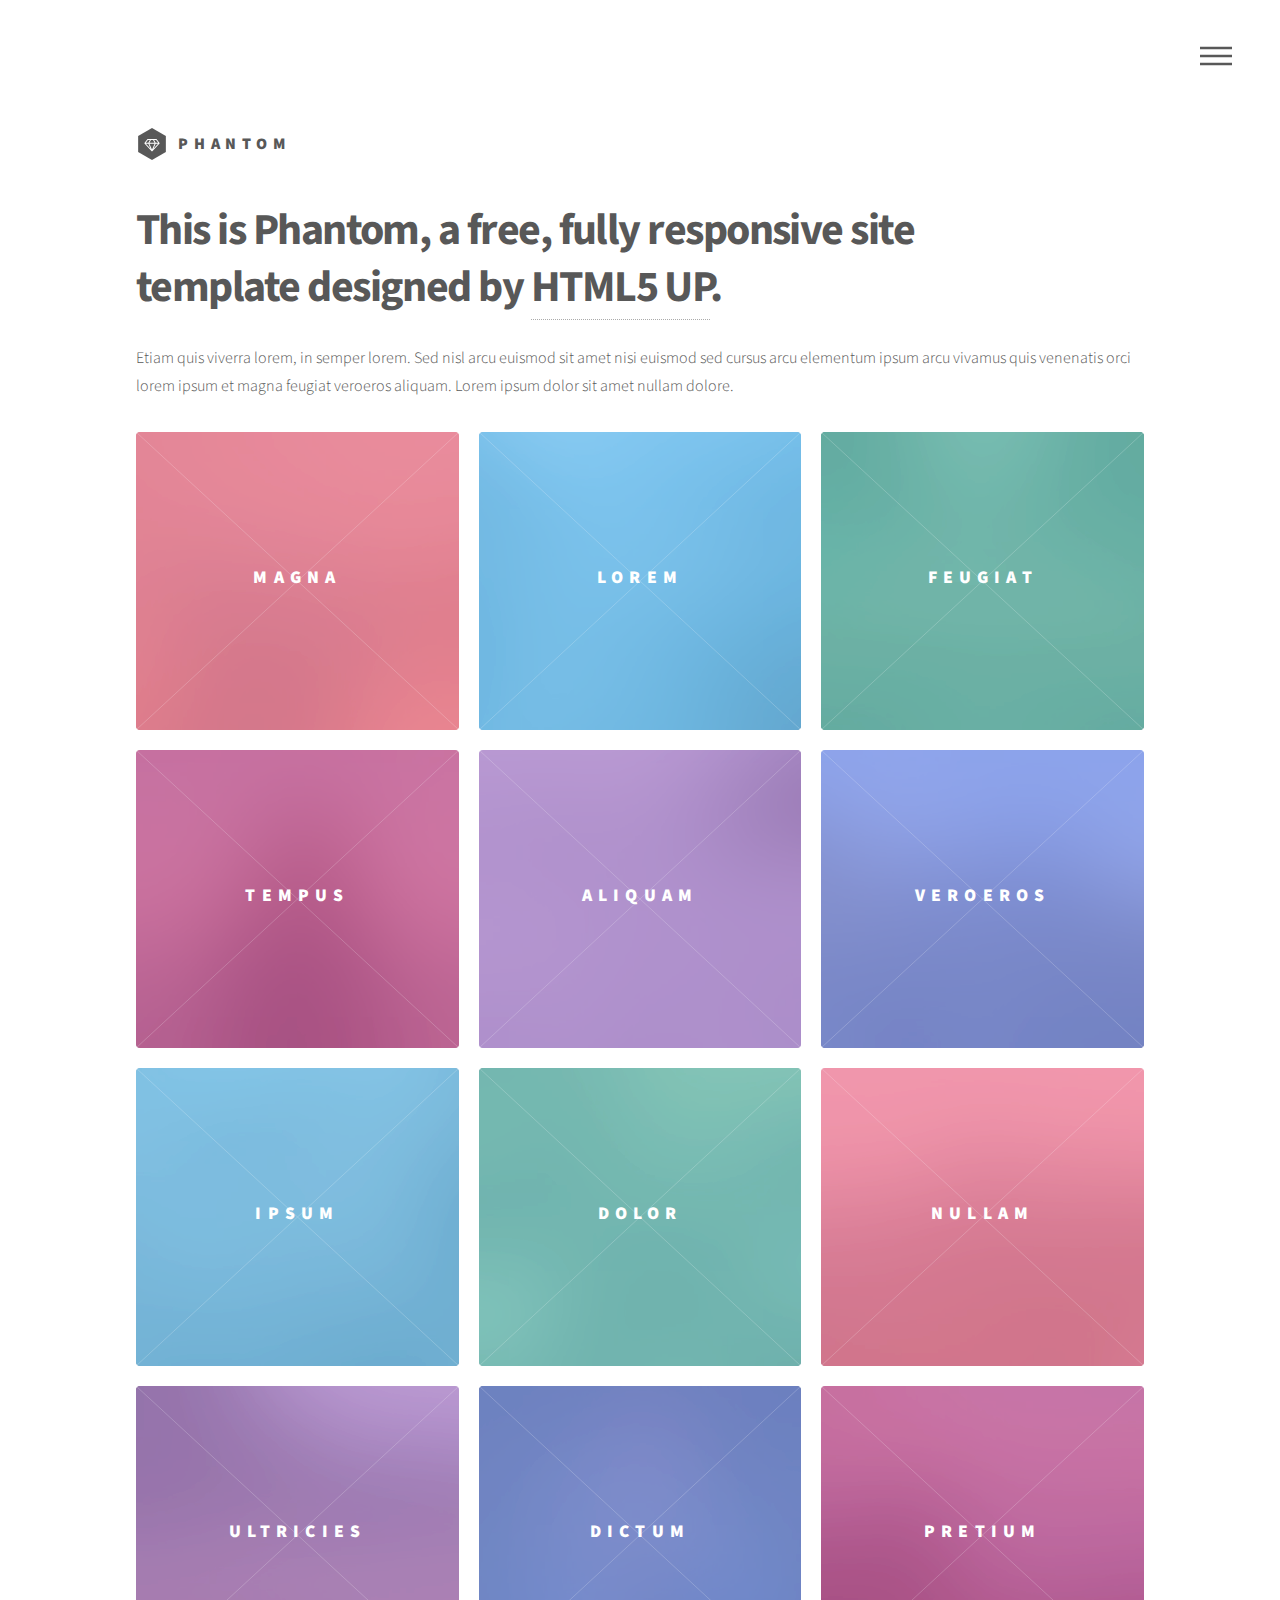
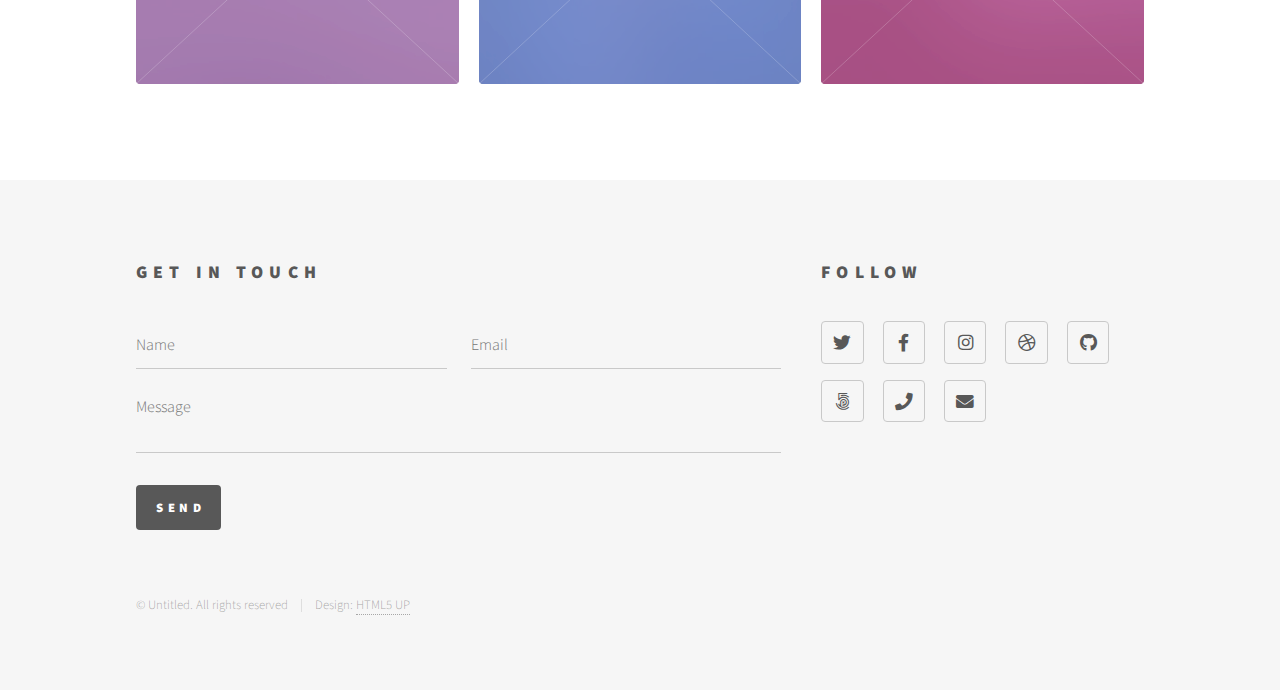
<file: index.html>
<!DOCTYPE HTML>
<!--
	Phantom by HTML5 UP
	html5up.net | @ajlkn
	Free for personal and commercial use under the CCA 3.0 license (html5up.net/license)
-->
<html>
	<head>
		<title>Phantom by HTML5 UP</title>
		<meta charset="utf-8" />
		<meta name="viewport" content="width=device-width, initial-scale=1, user-scalable=no" />
		<link rel="stylesheet" href="assets/css/main.css" />
		<noscript><link rel="stylesheet" href="assets/css/noscript.css" /></noscript>
	</head>
	<body class="is-preload">
		<!-- Wrapper -->
			<div id="wrapper">

				<!-- Header -->
					<header id="header">
						<div class="inner">

							<!-- Logo -->
								<a href="index.html" class="logo">
									<span class="symbol"><img src="images/logo.svg" alt="" /></span><span class="title">Phantom</span>
								</a>

							<!-- Nav -->
								<nav>
									<ul>
										<li><a href="#menu">Menu</a></li>
									</ul>
								</nav>

						</div>
					</header>

				<!-- Menu -->
					<nav id="menu">
						<h2>Menu</h2>
						<ul>
							<li><a href="index.html">Home</a></li>
							<li><a href="generic.html">Ipsum veroeros</a></li>
							<li><a href="generic.html">Tempus etiam</a></li>
							<li><a href="generic.html">Consequat dolor</a></li>
							<li><a href="elements.html">Elements</a></li>
						</ul>
					</nav>

				<!-- Main -->
					<div id="main">
						<div class="inner">
							<header>
								<h1>This is Phantom, a free, fully responsive site<br />
								template designed by <a href="http://html5up.net">HTML5 UP</a>.</h1>
								<p>Etiam quis viverra lorem, in semper lorem. Sed nisl arcu euismod sit amet nisi euismod sed cursus arcu elementum ipsum arcu vivamus quis venenatis orci lorem ipsum et magna feugiat veroeros aliquam. Lorem ipsum dolor sit amet nullam dolore.</p>
							</header>
							<section class="tiles">
								<article class="style1">
									<span class="image">
										<img src="images/pic01.jpg" alt="" />
									</span>
									<a href="generic.html">
										<h2>Magna</h2>
										<div class="content">
											<p>Sed nisl arcu euismod sit amet nisi lorem etiam dolor veroeros et feugiat.</p>
										</div>
									</a>
								</article>
								<article class="style2">
									<span class="image">
										<img src="images/pic02.jpg" alt="" />
									</span>
									<a href="generic.html">
										<h2>Lorem</h2>
										<div class="content">
											<p>Sed nisl arcu euismod sit amet nisi lorem etiam dolor veroeros et feugiat.</p>
										</div>
									</a>
								</article>
								<article class="style3">
									<span class="image">
										<img src="images/pic03.jpg" alt="" />
									</span>
									<a href="generic.html">
										<h2>Feugiat</h2>
										<div class="content">
											<p>Sed nisl arcu euismod sit amet nisi lorem etiam dolor veroeros et feugiat.</p>
										</div>
									</a>
								</article>
								<article class="style4">
									<span class="image">
										<img src="images/pic04.jpg" alt="" />
									</span>
									<a href="generic.html">
										<h2>Tempus</h2>
										<div class="content">
											<p>Sed nisl arcu euismod sit amet nisi lorem etiam dolor veroeros et feugiat.</p>
										</div>
									</a>
								</article>
								<article class="style5">
									<span class="image">
										<img src="images/pic05.jpg" alt="" />
									</span>
									<a href="generic.html">
										<h2>Aliquam</h2>
										<div class="content">
											<p>Sed nisl arcu euismod sit amet nisi lorem etiam dolor veroeros et feugiat.</p>
										</div>
									</a>
								</article>
								<article class="style6">
									<span class="image">
										<img src="images/pic06.jpg" alt="" />
									</span>
									<a href="generic.html">
										<h2>Veroeros</h2>
										<div class="content">
											<p>Sed nisl arcu euismod sit amet nisi lorem etiam dolor veroeros et feugiat.</p>
										</div>
									</a>
								</article>
								<article class="style2">
									<span class="image">
										<img src="images/pic07.jpg" alt="" />
									</span>
									<a href="generic.html">
										<h2>Ipsum</h2>
										<div class="content">
											<p>Sed nisl arcu euismod sit amet nisi lorem etiam dolor veroeros et feugiat.</p>
										</div>
									</a>
								</article>
								<article class="style3">
									<span class="image">
										<img src="images/pic08.jpg" alt="" />
									</span>
									<a href="generic.html">
										<h2>Dolor</h2>
										<div class="content">
											<p>Sed nisl arcu euismod sit amet nisi lorem etiam dolor veroeros et feugiat.</p>
										</div>
									</a>
								</article>
								<article class="style1">
									<span class="image">
										<img src="images/pic09.jpg" alt="" />
									</span>
									<a href="generic.html">
										<h2>Nullam</h2>
										<div class="content">
											<p>Sed nisl arcu euismod sit amet nisi lorem etiam dolor veroeros et feugiat.</p>
										</div>
									</a>
								</article>
								<article class="style5">
									<span class="image">
										<img src="images/pic10.jpg" alt="" />
									</span>
									<a href="generic.html">
										<h2>Ultricies</h2>
										<div class="content">
											<p>Sed nisl arcu euismod sit amet nisi lorem etiam dolor veroeros et feugiat.</p>
										</div>
									</a>
								</article>
								<article class="style6">
									<span class="image">
										<img src="images/pic11.jpg" alt="" />
									</span>
									<a href="generic.html">
										<h2>Dictum</h2>
										<div class="content">
											<p>Sed nisl arcu euismod sit amet nisi lorem etiam dolor veroeros et feugiat.</p>
										</div>
									</a>
								</article>
								<article class="style4">
									<span class="image">
										<img src="images/pic12.jpg" alt="" />
									</span>
									<a href="generic.html">
										<h2>Pretium</h2>
										<div class="content">
											<p>Sed nisl arcu euismod sit amet nisi lorem etiam dolor veroeros et feugiat.</p>
										</div>
									</a>
								</article>
							</section>
						</div>
					</div>

				<!-- Footer -->
					<footer id="footer">
						<div class="inner">
							<section>
								<h2>Get in touch</h2>
								<form method="post" action="#">
									<div class="fields">
										<div class="field half">
											<input type="text" name="name" id="name" placeholder="Name" />
										</div>
										<div class="field half">
											<input type="email" name="email" id="email" placeholder="Email" />
										</div>
										<div class="field">
											<textarea name="message" id="message" placeholder="Message"></textarea>
										</div>
									</div>
									<ul class="actions">
										<li><input type="submit" value="Send" class="primary" /></li>
									</ul>
								</form>
							</section>
							<section>
								<h2>Follow</h2>
								<ul class="icons">
									<li><a href="#" class="icon brands style2 fa-twitter"><span class="label">Twitter</span></a></li>
									<li><a href="#" class="icon brands style2 fa-facebook-f"><span class="label">Facebook</span></a></li>
									<li><a href="#" class="icon brands style2 fa-instagram"><span class="label">Instagram</span></a></li>
									<li><a href="#" class="icon brands style2 fa-dribbble"><span class="label">Dribbble</span></a></li>
									<li><a href="#" class="icon brands style2 fa-github"><span class="label">GitHub</span></a></li>
									<li><a href="#" class="icon brands style2 fa-500px"><span class="label">500px</span></a></li>
									<li><a href="#" class="icon solid style2 fa-phone"><span class="label">Phone</span></a></li>
									<li><a href="#" class="icon solid style2 fa-envelope"><span class="label">Email</span></a></li>
								</ul>
							</section>
							<ul class="copyright">
								<li>&copy; Untitled. All rights reserved</li><li>Design: <a href="http://html5up.net">HTML5 UP</a></li>
							</ul>
						</div>
					</footer>

			</div>

		<!-- Scripts -->
			<script src="assets/js/jquery.min.js"></script>
			<script src="assets/js/browser.min.js"></script>
			<script src="assets/js/breakpoints.min.js"></script>
			<script src="assets/js/util.js"></script>
			<script src="assets/js/main.js"></script>

	</body>
</html>
</file>
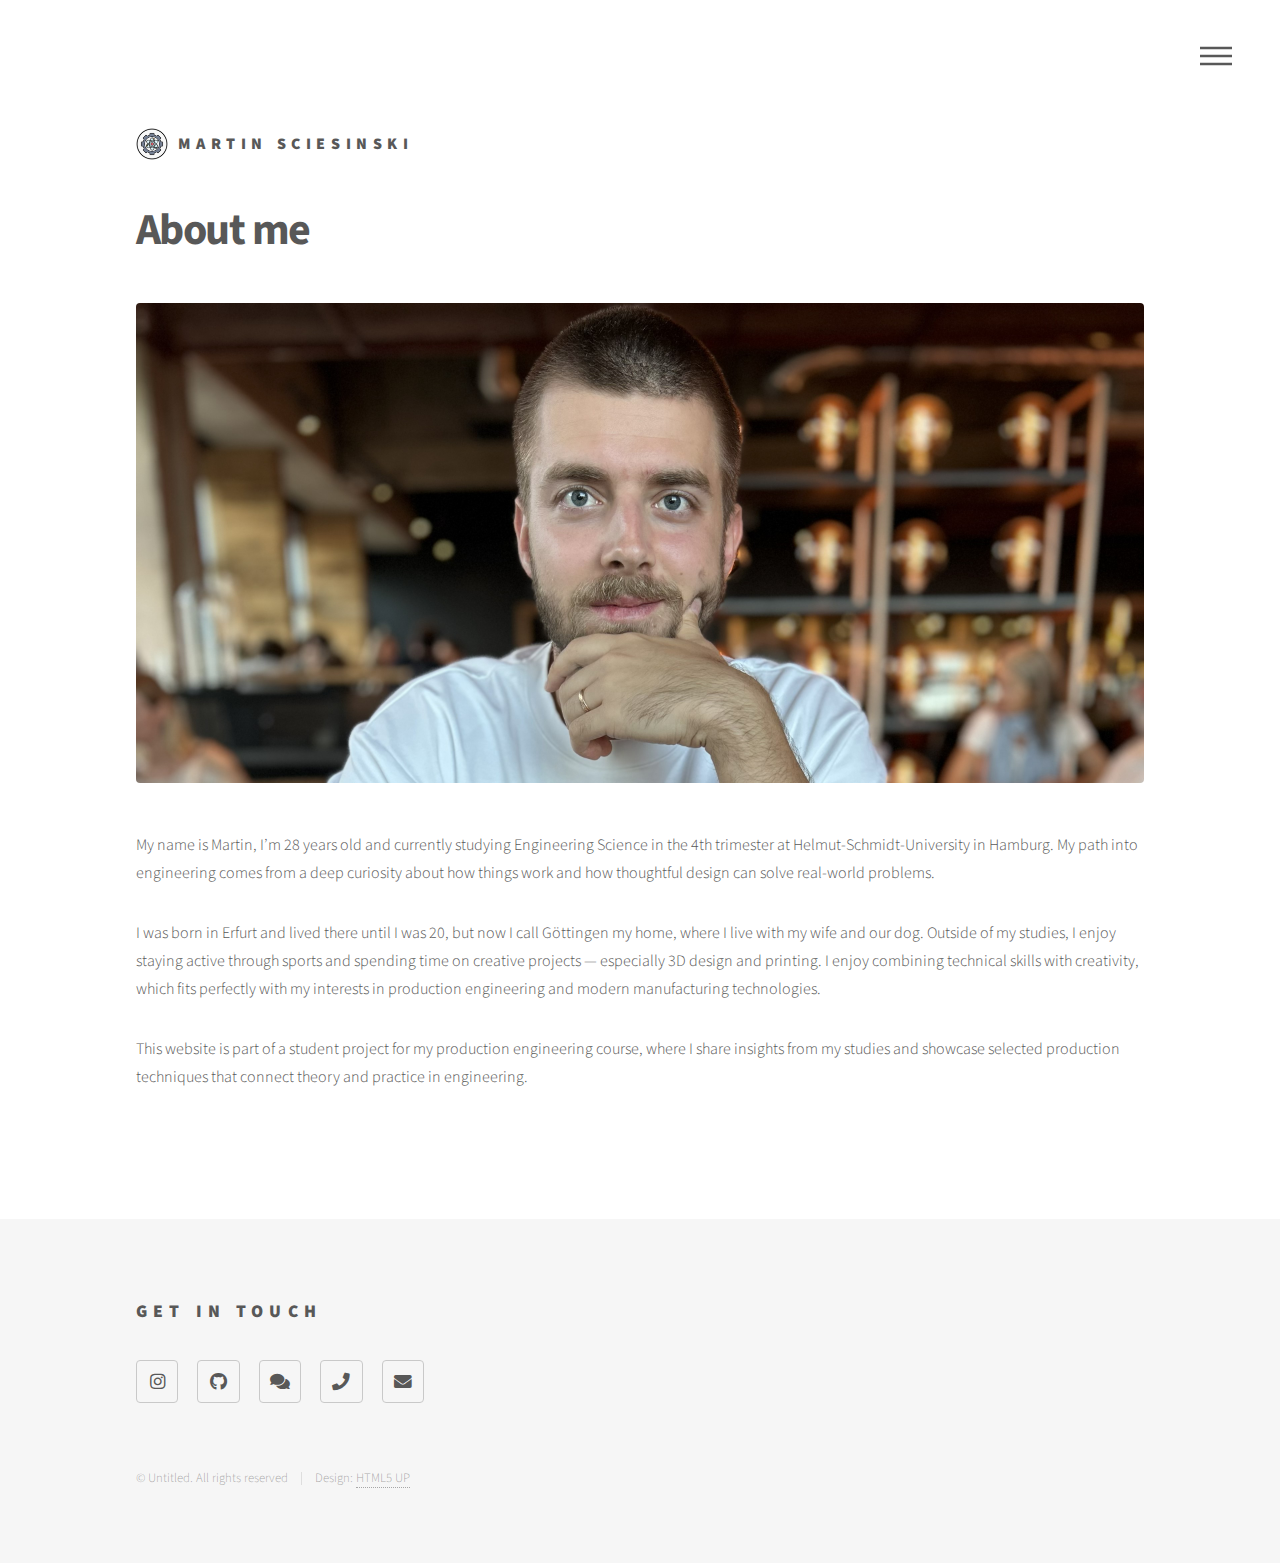
<file: about me.html>
<!DOCTYPE HTML>
<!--
	Phantom by HTML5 UP
	html5up.net | @ajlkn
	Free for personal and commercial use under the CCA 3.0 license (html5up.net/license)
-->
<html>
	<head>
		<title>About me</title>
		<meta charset="utf-8" />
		<meta name="viewport" content="width=device-width, initial-scale=1, user-scalable=no" />
		<link rel="stylesheet" href="assets/css/main.css" />
		<noscript><link rel="stylesheet" href="assets/css/noscript.css" /></noscript>
	</head>
	<body class="is-preload">
		<!-- Wrapper -->
			<div id="wrapper">

				<!-- Header -->
					<header id="header">
						<div class="inner">

							<!-- Logo -->
								<a href="index.html" class="logo">
									<span class="symbol"><img src="images/Icon.jpg" alt="" /></span><span class="title">Martin Sciesinski</span>
								</a>

							<!-- Nav -->
								<nav>
									<ul>
										<li><a href="#menu">Menu</a></li>
									</ul>
								</nav>

						</div>
					</header>

				<!-- Menu -->
					<nav id="menu">
						<h2>Menu</h2>
						<ul>
							<li><a href="index.html">Home</a></li>
							<li><a href="about me.html">About Me</a></li>
							<li><a href="generic.html">Project</a></li>
							<li><a href="generic.html"></a></li>
							<li><a href="#bottom">Contact</a></li>

						</ul>
					</nav>

				<!-- Main -->
					<div id="main">
						<div class="inner">
							<h1>About me</h1>
							<span class="image main"><img src="images/about me2.jpg" alt="" /></span>
							<p>My name is Martin, I’m 28 years old and currently studying Engineering Science in the 4th trimester at Helmut-Schmidt-University in Hamburg. My path into engineering comes from a deep curiosity about how things work and how thoughtful design can solve real-world problems.</p>
							<p>I was born in Erfurt and lived there until I was 20, but now I call Göttingen my home, where I live with my wife and our dog. Outside of my studies, I enjoy staying active through sports and spending time on creative projects — especially 3D design and printing. I enjoy combining technical skills with creativity, which fits perfectly with my interests in production engineering and modern manufacturing technologies.</p>
							<p>This website is part of a student project for my production engineering course, where I share insights from my studies and showcase selected production techniques that connect theory and practice in engineering.</p>
						</div>
					</div>

				<!-- Footer -->
					<footer id="footer">
						<div class="inner">
							<section>
								<h2>Get in touch</h2>
								<ul class="icons">
									<li><a href="https://www.instagram.com/sheltie.natsu/" class="icon brands style2 fa-instagram"><span class="label">Instagram</span></a></li>
									<li><a href="https://github.com/martinsciesinski-cloud" class="icon brands style2 fa-github"><span class="label">GitHub</span></a></li>
									<li><a href="https://teams.microsoft.com/l/chat/0/0?users=e778415@hsu.hamburg" class="icon solid style2 fa-comments" target="_blank"><span class="label">Chat on Teams</span></a></li>
									<li><a href="https://teams.microsoft.com/l/call/0/0?users=e778415@hsu.hamburg" class="icon solid style2 fa-phone" target="_blank"><span class="label">Chat on Teams</span></a></li>
									<li><a href="mailto:martin.sciesinski@gmail.com?subject=Website%20Inquiry" class="icon solid style2 fa-envelope"><span class="label">Email</span></a></li>
							</section>
							<ul class="copyright">
								<li>&copy; Untitled. All rights reserved</li><li>Design: <a href="http://html5up.net">HTML5 UP</a></li>
							</ul>
						</div>
					</footer>

			</div>

		<!-- Scripts -->
		 <a id="bottom"></a>

			<script src="assets/js/jquery.min.js"></script>
			<script src="assets/js/browser.min.js"></script>
			<script src="assets/js/breakpoints.min.js"></script>
			<script src="assets/js/util.js"></script>
			<script src="assets/js/main.js"></script>

	</body>
</html>
</file>
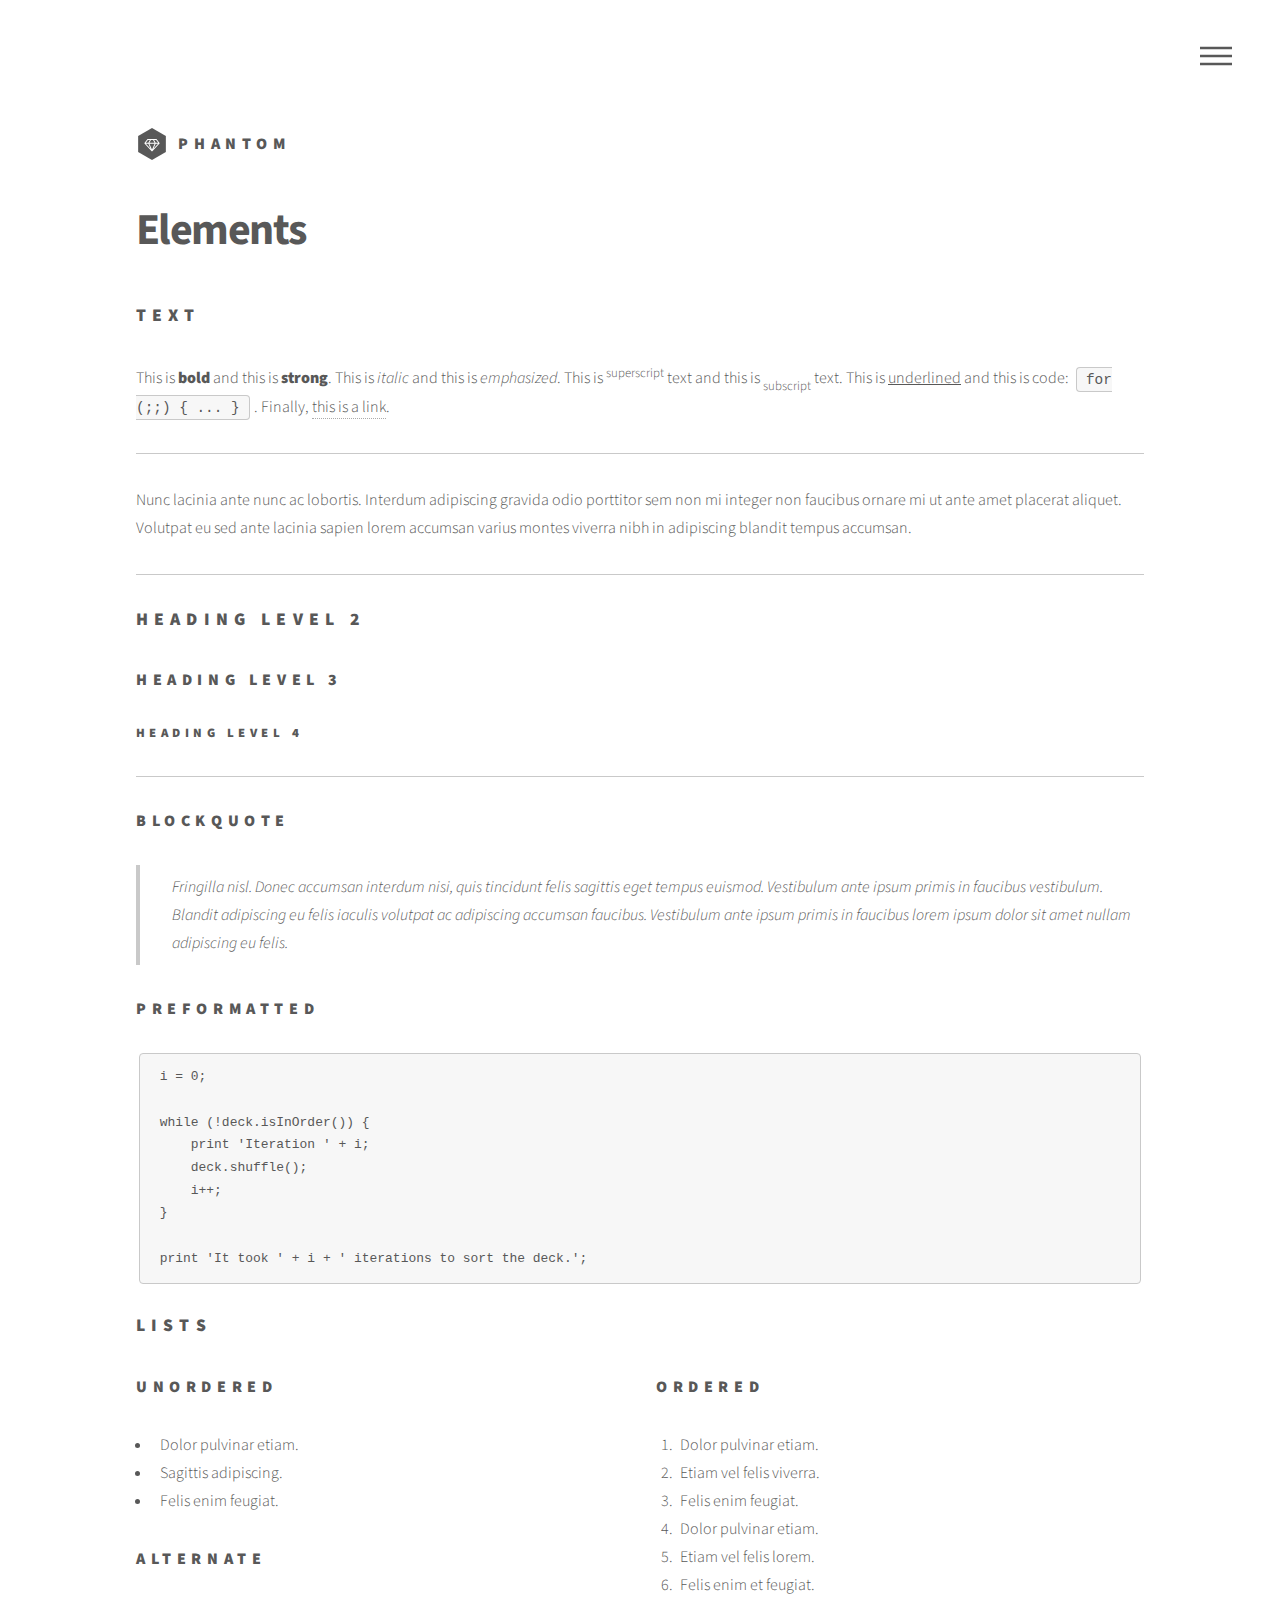
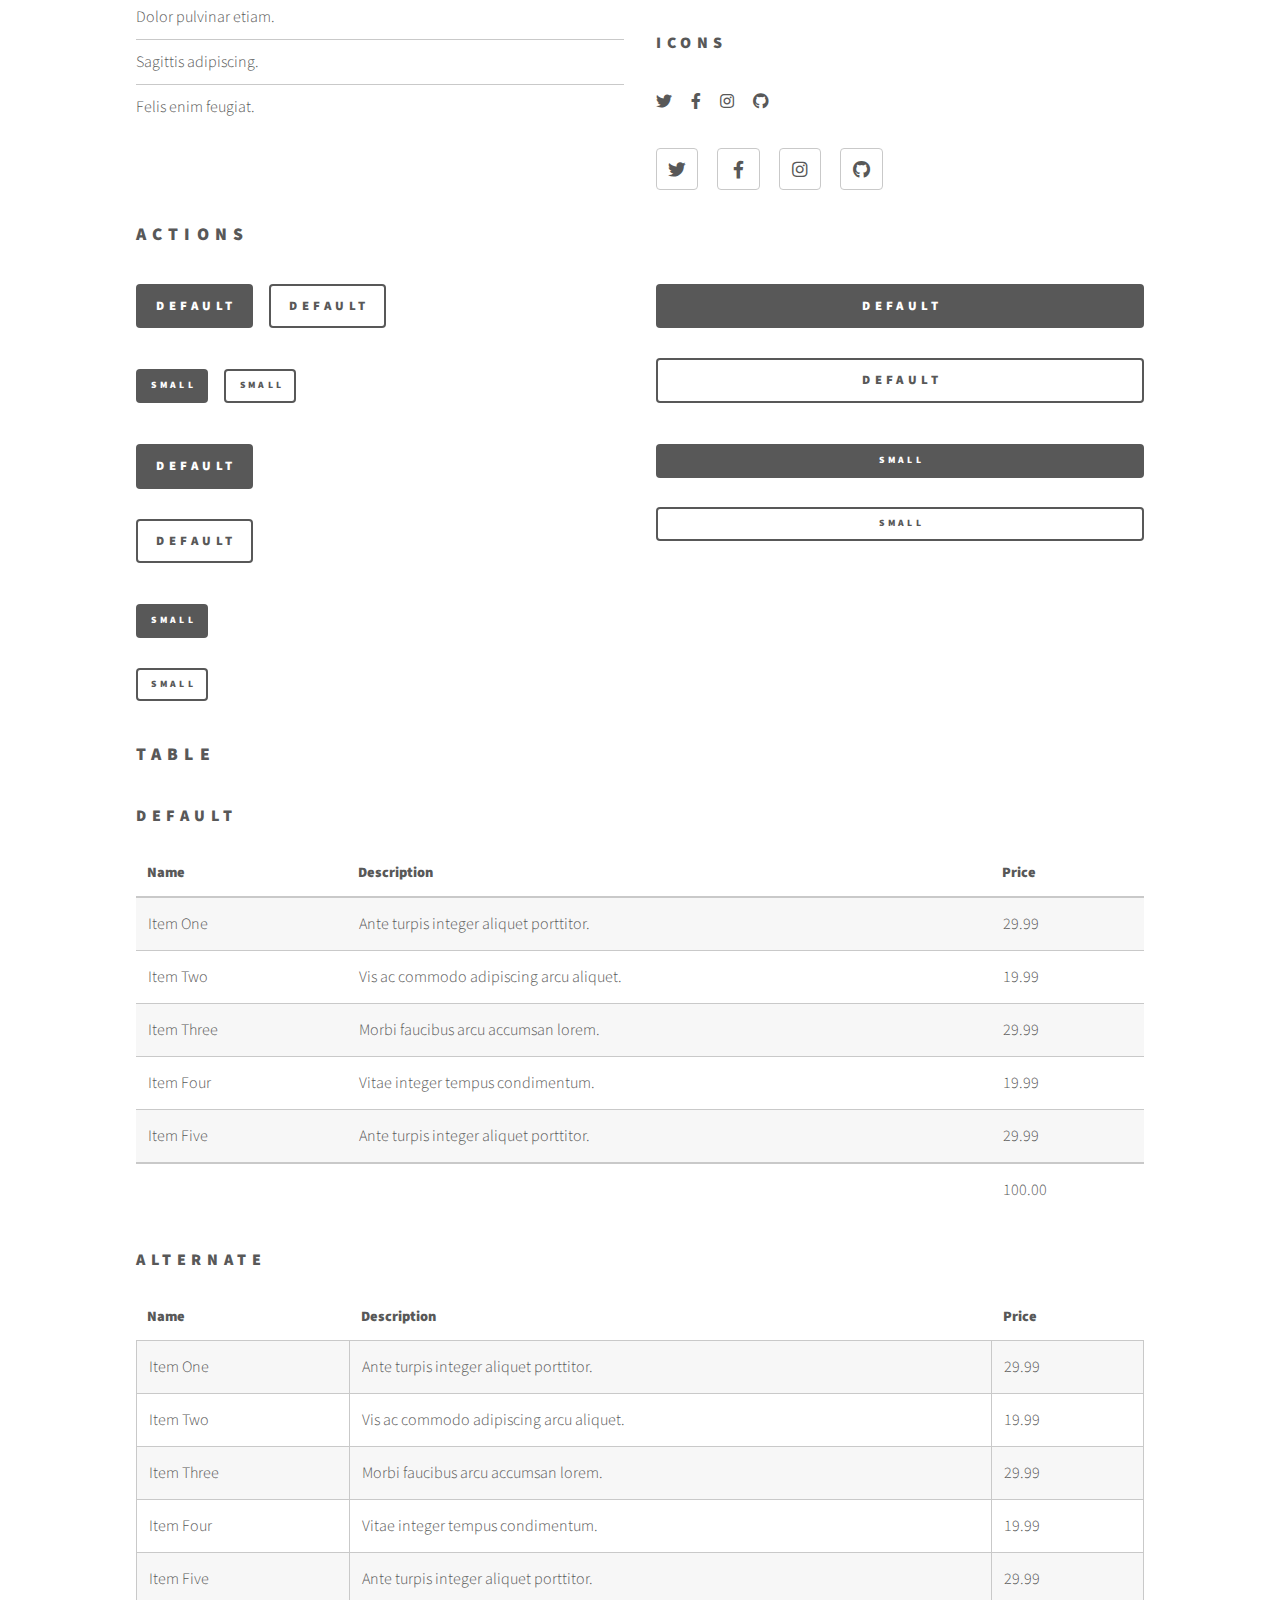
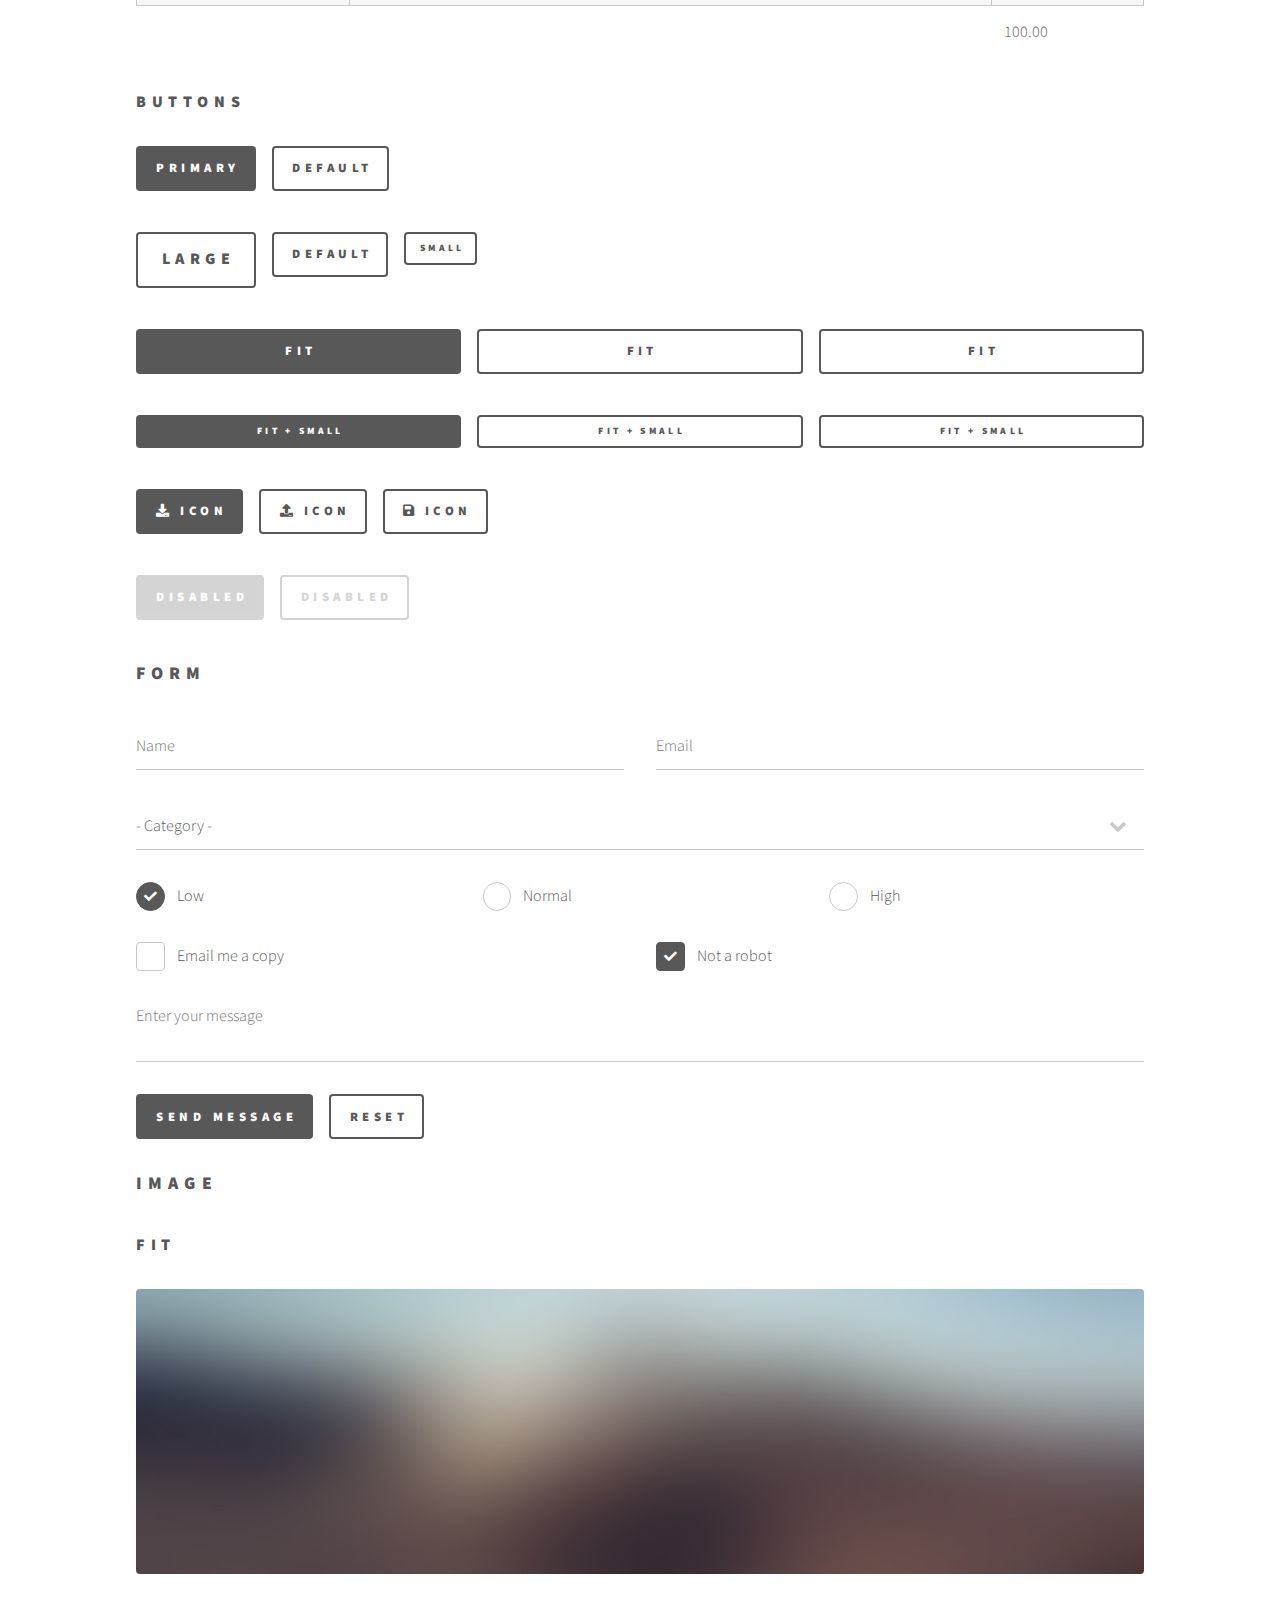
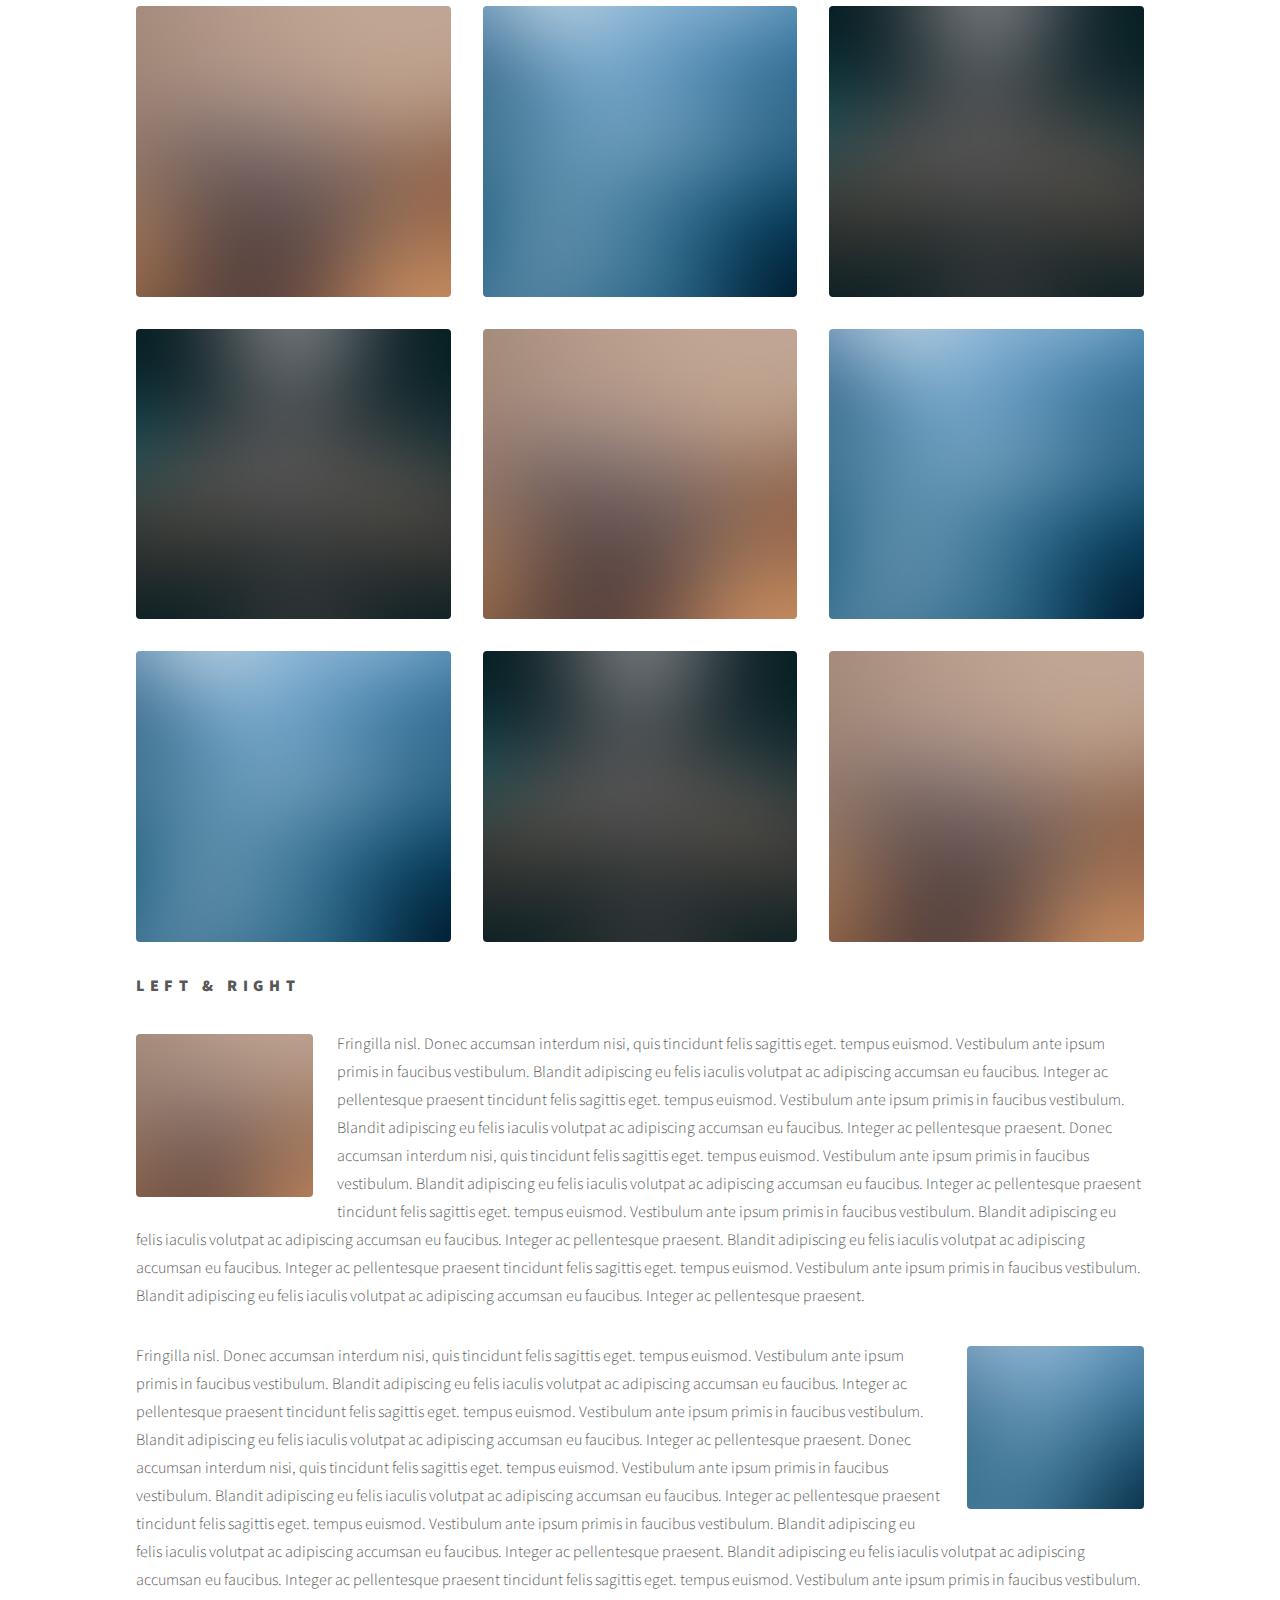
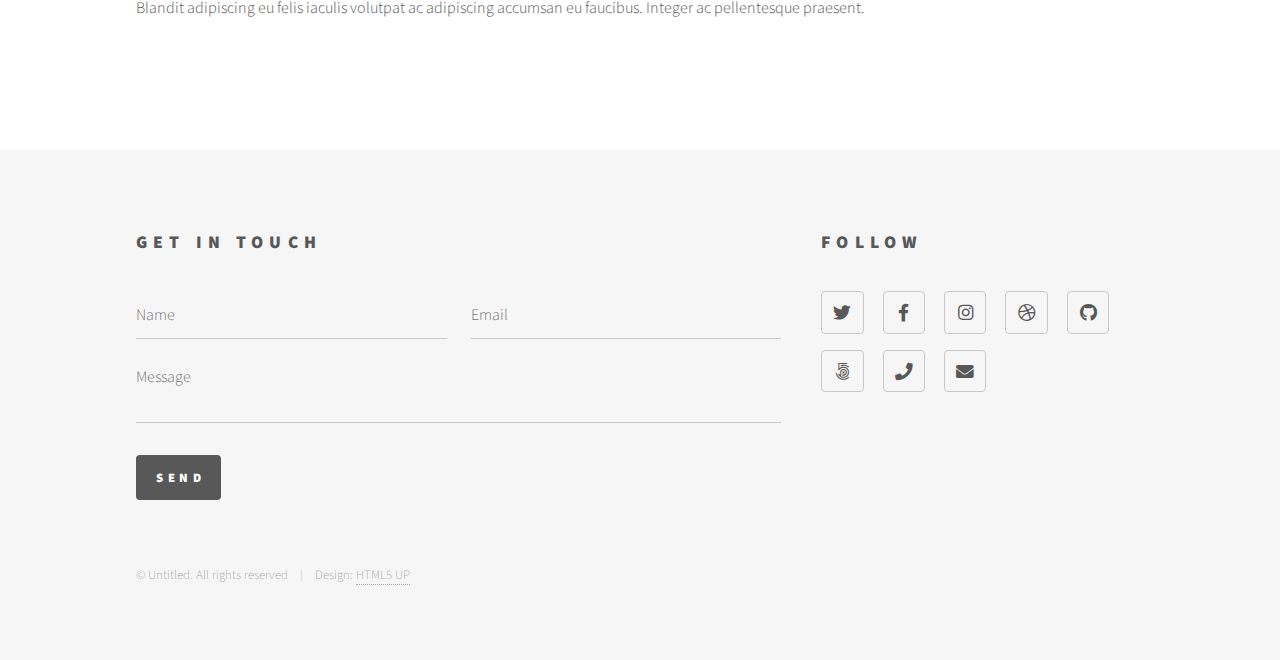
<file: elements.html>
<!DOCTYPE HTML>
<!--
	Phantom by HTML5 UP
	html5up.net | @ajlkn
	Free for personal and commercial use under the CCA 3.0 license (html5up.net/license)
-->
<html>
	<head>
		<title>Elements - Phantom by HTML5 UP</title>
		<meta charset="utf-8" />
		<meta name="viewport" content="width=device-width, initial-scale=1, user-scalable=no" />
		<link rel="stylesheet" href="assets/css/main.css" />
		<noscript><link rel="stylesheet" href="assets/css/noscript.css" /></noscript>
	</head>
	<body class="is-preload">
		<!-- Wrapper -->
			<div id="wrapper">

				<!-- Header -->
					<header id="header">
						<div class="inner">

							<!-- Logo -->
								<a href="index.html" class="logo">
									<span class="symbol"><img src="images/logo.svg" alt="" /></span><span class="title">Phantom</span>
								</a>

							<!-- Nav -->
								<nav>
									<ul>
										<li><a href="#menu">Menu</a></li>
									</ul>
								</nav>

						</div>
					</header>

				<!-- Menu -->
					<nav id="menu">
						<h2>Menu</h2>
						<ul>
							<li><a href="index.html">Home</a></li>
							<li><a href="generic.html">Ipsum veroeros</a></li>
							<li><a href="generic.html">Tempus etiam</a></li>
							<li><a href="generic.html">Consequat dolor</a></li>
							<li><a href="elements.html">Elements</a></li>
						</ul>
					</nav>

				<!-- Main -->
					<div id="main">
						<div class="inner">
							<h1>Elements</h1>

							<!-- Text -->
								<section>
									<h2>Text</h2>
									<p>This is <b>bold</b> and this is <strong>strong</strong>. This is <i>italic</i> and this is <em>emphasized</em>.
									This is <sup>superscript</sup> text and this is <sub>subscript</sub> text.
									This is <u>underlined</u> and this is code: <code>for (;;) { ... }</code>. Finally, <a href="#">this is a link</a>.</p>
									<hr />
									<p>Nunc lacinia ante nunc ac lobortis. Interdum adipiscing gravida odio porttitor sem non mi integer non faucibus ornare mi ut ante amet placerat aliquet. Volutpat eu sed ante lacinia sapien lorem accumsan varius montes viverra nibh in adipiscing blandit tempus accumsan.</p>
									<hr />
									<h2>Heading Level 2</h2>
									<h3>Heading Level 3</h3>
									<h4>Heading Level 4</h4>
									<hr />
									<h3>Blockquote</h3>
									<blockquote>Fringilla nisl. Donec accumsan interdum nisi, quis tincidunt felis sagittis eget tempus euismod. Vestibulum ante ipsum primis in faucibus vestibulum. Blandit adipiscing eu felis iaculis volutpat ac adipiscing accumsan faucibus. Vestibulum ante ipsum primis in faucibus lorem ipsum dolor sit amet nullam adipiscing eu felis.</blockquote>
									<h3>Preformatted</h3>
									<pre><code>i = 0;

while (!deck.isInOrder()) {
    print 'Iteration ' + i;
    deck.shuffle();
    i++;
}

print 'It took ' + i + ' iterations to sort the deck.';</code></pre>
								</section>

							<!-- Lists -->
								<section>
									<h2>Lists</h2>
									<div class="row">
										<div class="col-6 col-12-medium">
											<h3>Unordered</h3>
											<ul>
												<li>Dolor pulvinar etiam.</li>
												<li>Sagittis adipiscing.</li>
												<li>Felis enim feugiat.</li>
											</ul>
											<h3>Alternate</h3>
											<ul class="alt">
												<li>Dolor pulvinar etiam.</li>
												<li>Sagittis adipiscing.</li>
												<li>Felis enim feugiat.</li>
											</ul>
										</div>
										<div class="col-6 col-12-medium">
											<h3>Ordered</h3>
											<ol>
												<li>Dolor pulvinar etiam.</li>
												<li>Etiam vel felis viverra.</li>
												<li>Felis enim feugiat.</li>
												<li>Dolor pulvinar etiam.</li>
												<li>Etiam vel felis lorem.</li>
												<li>Felis enim et feugiat.</li>
											</ol>
											<h3>Icons</h3>
											<ul class="icons">
												<li><a href="#" class="icon brands style1 fa-twitter"><span class="label">Twitter</span></a></li>
												<li><a href="#" class="icon brands style1 fa-facebook-f"><span class="label">Facebook</span></a></li>
												<li><a href="#" class="icon brands style1 fa-instagram"><span class="label">Instagram</span></a></li>
												<li><a href="#" class="icon brands style1 fa-github"><span class="label">Github</span></a></li>
											</ul>
											<ul class="icons">
												<li><a href="#" class="icon brands style2 fa-twitter"><span class="label">Twitter</span></a></li>
												<li><a href="#" class="icon brands style2 fa-facebook-f"><span class="label">Facebook</span></a></li>
												<li><a href="#" class="icon brands style2 fa-instagram"><span class="label">Instagram</span></a></li>
												<li><a href="#" class="icon brands style2 fa-github"><span class="label">Github</span></a></li>
											</ul>
										</div>
									</div>
									<h2>Actions</h2>
									<div class="row">
										<div class="col-6 col-12-medium">
											<ul class="actions">
												<li><a href="#" class="button primary">Default</a></li>
												<li><a href="#" class="button">Default</a></li>
											</ul>
											<ul class="actions small">
												<li><a href="#" class="button primary small">Small</a></li>
												<li><a href="#" class="button small">Small</a></li>
											</ul>
											<ul class="actions stacked">
												<li><a href="#" class="button primary">Default</a></li>
												<li><a href="#" class="button">Default</a></li>
											</ul>
											<ul class="actions stacked">
												<li><a href="#" class="button primary small">Small</a></li>
												<li><a href="#" class="button small">Small</a></li>
											</ul>
										</div>
										<div class="col-6 col-12-medium">
											<ul class="actions stacked">
												<li><a href="#" class="button primary fit">Default</a></li>
												<li><a href="#" class="button fit">Default</a></li>
											</ul>
											<ul class="actions stacked">
												<li><a href="#" class="button primary small fit">Small</a></li>
												<li><a href="#" class="button small fit">Small</a></li>
											</ul>
										</div>
									</div>
								</section>

							<!-- Table -->
								<section>
									<h2>Table</h2>
									<h3>Default</h3>
									<div class="table-wrapper">
										<table>
											<thead>
												<tr>
													<th>Name</th>
													<th>Description</th>
													<th>Price</th>
												</tr>
											</thead>
											<tbody>
												<tr>
													<td>Item One</td>
													<td>Ante turpis integer aliquet porttitor.</td>
													<td>29.99</td>
												</tr>
												<tr>
													<td>Item Two</td>
													<td>Vis ac commodo adipiscing arcu aliquet.</td>
													<td>19.99</td>
												</tr>
												<tr>
													<td>Item Three</td>
													<td> Morbi faucibus arcu accumsan lorem.</td>
													<td>29.99</td>
												</tr>
												<tr>
													<td>Item Four</td>
													<td>Vitae integer tempus condimentum.</td>
													<td>19.99</td>
												</tr>
												<tr>
													<td>Item Five</td>
													<td>Ante turpis integer aliquet porttitor.</td>
													<td>29.99</td>
												</tr>
											</tbody>
											<tfoot>
												<tr>
													<td colspan="2"></td>
													<td>100.00</td>
												</tr>
											</tfoot>
										</table>
									</div>

									<h3>Alternate</h3>
									<div class="table-wrapper">
										<table class="alt">
											<thead>
												<tr>
													<th>Name</th>
													<th>Description</th>
													<th>Price</th>
												</tr>
											</thead>
											<tbody>
												<tr>
													<td>Item One</td>
													<td>Ante turpis integer aliquet porttitor.</td>
													<td>29.99</td>
												</tr>
												<tr>
													<td>Item Two</td>
													<td>Vis ac commodo adipiscing arcu aliquet.</td>
													<td>19.99</td>
												</tr>
												<tr>
													<td>Item Three</td>
													<td> Morbi faucibus arcu accumsan lorem.</td>
													<td>29.99</td>
												</tr>
												<tr>
													<td>Item Four</td>
													<td>Vitae integer tempus condimentum.</td>
													<td>19.99</td>
												</tr>
												<tr>
													<td>Item Five</td>
													<td>Ante turpis integer aliquet porttitor.</td>
													<td>29.99</td>
												</tr>
											</tbody>
											<tfoot>
												<tr>
													<td colspan="2"></td>
													<td>100.00</td>
												</tr>
											</tfoot>
										</table>
									</div>
								</section>

							<!-- Buttons -->
								<section>
									<h3>Buttons</h3>
									<ul class="actions">
										<li><a href="#" class="button primary">Primary</a></li>
										<li><a href="#" class="button">Default</a></li>
									</ul>
									<ul class="actions">
										<li><a href="#" class="button large">Large</a></li>
										<li><a href="#" class="button">Default</a></li>
										<li><a href="#" class="button small">Small</a></li>
									</ul>
									<ul class="actions fit">
										<li><a href="#" class="button primary fit">Fit</a></li>
										<li><a href="#" class="button fit">Fit</a></li>
										<li><a href="#" class="button fit">Fit</a></li>
									</ul>
									<ul class="actions fit small">
										<li><a href="#" class="button primary fit small">Fit + Small</a></li>
										<li><a href="#" class="button fit small">Fit + Small</a></li>
										<li><a href="#" class="button fit small">Fit + Small</a></li>
									</ul>
									<ul class="actions">
										<li><a href="#" class="button primary icon solid fa-download">Icon</a></li>
										<li><a href="#" class="button icon solid fa-upload">Icon</a></li>
										<li><a href="#" class="button icon solid fa-save">Icon</a></li>
									</ul>
									<ul class="actions">
										<li><span class="button primary disabled">Disabled</span></li>
										<li><span class="button disabled">Disabled</span></li>
									</ul>
								</section>

							<!-- Form -->
								<section>
									<h2>Form</h2>
									<form method="post" action="#">
										<div class="row gtr-uniform">
											<div class="col-6 col-12-xsmall">
												<input type="text" name="demo-name" id="demo-name" value="" placeholder="Name" />
											</div>
											<div class="col-6 col-12-xsmall">
												<input type="email" name="demo-email" id="demo-email" value="" placeholder="Email" />
											</div>
											<div class="col-12">
												<select name="demo-category" id="demo-category">
													<option value="">- Category -</option>
													<option value="1">Manufacturing</option>
													<option value="1">Shipping</option>
													<option value="1">Administration</option>
													<option value="1">Human Resources</option>
												</select>
											</div>
											<div class="col-4 col-12-small">
												<input type="radio" id="demo-priority-low" name="demo-priority" checked>
												<label for="demo-priority-low">Low</label>
											</div>
											<div class="col-4 col-12-small">
												<input type="radio" id="demo-priority-normal" name="demo-priority">
												<label for="demo-priority-normal">Normal</label>
											</div>
											<div class="col-4 col-12-small">
												<input type="radio" id="demo-priority-high" name="demo-priority">
												<label for="demo-priority-high">High</label>
											</div>
											<div class="col-6 col-12-small">
												<input type="checkbox" id="demo-copy" name="demo-copy">
												<label for="demo-copy">Email me a copy</label>
											</div>
											<div class="col-6 col-12-small">
												<input type="checkbox" id="demo-human" name="demo-human" checked>
												<label for="demo-human">Not a robot</label>
											</div>
											<div class="col-12">
												<textarea name="demo-message" id="demo-message" placeholder="Enter your message" rows="6"></textarea>
											</div>
											<div class="col-12">
												<ul class="actions">
													<li><input type="submit" value="Send Message" class="primary" /></li>
													<li><input type="reset" value="Reset" /></li>
												</ul>
											</div>
										</div>
									</form>
								</section>

							<!-- Image -->
								<section>
									<h2>Image</h2>
									<h3>Fit</h3>
									<div class="box alt">
										<div class="row gtr-uniform">
											<div class="col-12"><span class="image fit"><img src="images/pic13.jpg" alt="" /></span></div>
											<div class="col-4"><span class="image fit"><img src="images/pic01.jpg" alt="" /></span></div>
											<div class="col-4"><span class="image fit"><img src="images/pic02.jpg" alt="" /></span></div>
											<div class="col-4"><span class="image fit"><img src="images/pic03.jpg" alt="" /></span></div>
											<div class="col-4"><span class="image fit"><img src="images/pic03.jpg" alt="" /></span></div>
											<div class="col-4"><span class="image fit"><img src="images/pic01.jpg" alt="" /></span></div>
											<div class="col-4"><span class="image fit"><img src="images/pic02.jpg" alt="" /></span></div>
											<div class="col-4"><span class="image fit"><img src="images/pic02.jpg" alt="" /></span></div>
											<div class="col-4"><span class="image fit"><img src="images/pic03.jpg" alt="" /></span></div>
											<div class="col-4"><span class="image fit"><img src="images/pic01.jpg" alt="" /></span></div>
										</div>
									</div>
									<h3>Left &amp; Right</h3>
									<p><span class="image left"><img src="images/pic14.jpg" alt="" /></span>Fringilla nisl. Donec accumsan interdum nisi, quis tincidunt felis sagittis eget. tempus euismod. Vestibulum ante ipsum primis in faucibus vestibulum. Blandit adipiscing eu felis iaculis volutpat ac adipiscing accumsan eu faucibus. Integer ac pellentesque praesent tincidunt felis sagittis eget. tempus euismod. Vestibulum ante ipsum primis in faucibus vestibulum. Blandit adipiscing eu felis iaculis volutpat ac adipiscing accumsan eu faucibus. Integer ac pellentesque praesent. Donec accumsan interdum nisi, quis tincidunt felis sagittis eget. tempus euismod. Vestibulum ante ipsum primis in faucibus vestibulum. Blandit adipiscing eu felis iaculis volutpat ac adipiscing accumsan eu faucibus. Integer ac pellentesque praesent tincidunt felis sagittis eget. tempus euismod. Vestibulum ante ipsum primis in faucibus vestibulum. Blandit adipiscing eu felis iaculis volutpat ac adipiscing accumsan eu faucibus. Integer ac pellentesque praesent. Blandit adipiscing eu felis iaculis volutpat ac adipiscing accumsan eu faucibus. Integer ac pellentesque praesent tincidunt felis sagittis eget. tempus euismod. Vestibulum ante ipsum primis in faucibus vestibulum. Blandit adipiscing eu felis iaculis volutpat ac adipiscing accumsan eu faucibus. Integer ac pellentesque praesent.</p>
									<p><span class="image right"><img src="images/pic15.jpg" alt="" /></span>Fringilla nisl. Donec accumsan interdum nisi, quis tincidunt felis sagittis eget. tempus euismod. Vestibulum ante ipsum primis in faucibus vestibulum. Blandit adipiscing eu felis iaculis volutpat ac adipiscing accumsan eu faucibus. Integer ac pellentesque praesent tincidunt felis sagittis eget. tempus euismod. Vestibulum ante ipsum primis in faucibus vestibulum. Blandit adipiscing eu felis iaculis volutpat ac adipiscing accumsan eu faucibus. Integer ac pellentesque praesent. Donec accumsan interdum nisi, quis tincidunt felis sagittis eget. tempus euismod. Vestibulum ante ipsum primis in faucibus vestibulum. Blandit adipiscing eu felis iaculis volutpat ac adipiscing accumsan eu faucibus. Integer ac pellentesque praesent tincidunt felis sagittis eget. tempus euismod. Vestibulum ante ipsum primis in faucibus vestibulum. Blandit adipiscing eu felis iaculis volutpat ac adipiscing accumsan eu faucibus. Integer ac pellentesque praesent. Blandit adipiscing eu felis iaculis volutpat ac adipiscing accumsan eu faucibus. Integer ac pellentesque praesent tincidunt felis sagittis eget. tempus euismod. Vestibulum ante ipsum primis in faucibus vestibulum. Blandit adipiscing eu felis iaculis volutpat ac adipiscing accumsan eu faucibus. Integer ac pellentesque praesent.</p>
								</section>

						</div>
					</div>

				<!-- Footer -->
					<footer id="footer">
						<div class="inner">
							<section>
								<h2>Get in touch</h2>
								<form method="post" action="#">
									<div class="fields">
										<div class="field half">
											<input type="text" name="name" id="name" placeholder="Name" />
										</div>
										<div class="field half">
											<input type="email" name="email" id="email" placeholder="Email" />
										</div>
										<div class="field">
											<textarea name="message" id="message" placeholder="Message"></textarea>
										</div>
									</div>
									<ul class="actions">
										<li><input type="submit" value="Send" class="primary" /></li>
									</ul>
								</form>
							</section>
							<section>
								<h2>Follow</h2>
								<ul class="icons">
									<li><a href="#" class="icon brands style2 fa-twitter"><span class="label">Twitter</span></a></li>
									<li><a href="#" class="icon brands style2 fa-facebook-f"><span class="label">Facebook</span></a></li>
									<li><a href="#" class="icon brands style2 fa-instagram"><span class="label">Instagram</span></a></li>
									<li><a href="#" class="icon brands style2 fa-dribbble"><span class="label">Dribbble</span></a></li>
									<li><a href="#" class="icon brands style2 fa-github"><span class="label">GitHub</span></a></li>
									<li><a href="#" class="icon brands style2 fa-500px"><span class="label">500px</span></a></li>
									<li><a href="#" class="icon solid style2 fa-phone"><span class="label">Phone</span></a></li>
									<li><a href="#" class="icon solid style2 fa-envelope"><span class="label">Email</span></a></li>
								</ul>
							</section>
							<ul class="copyright">
								<li>&copy; Untitled. All rights reserved</li><li>Design: <a href="http://html5up.net">HTML5 UP</a></li>
							</ul>
						</div>
					</footer>

			</div>

		<!-- Scripts -->
			<script src="assets/js/jquery.min.js"></script>
			<script src="assets/js/browser.min.js"></script>
			<script src="assets/js/breakpoints.min.js"></script>
			<script src="assets/js/util.js"></script>
			<script src="assets/js/main.js"></script>

	</body>
</html>
</file>
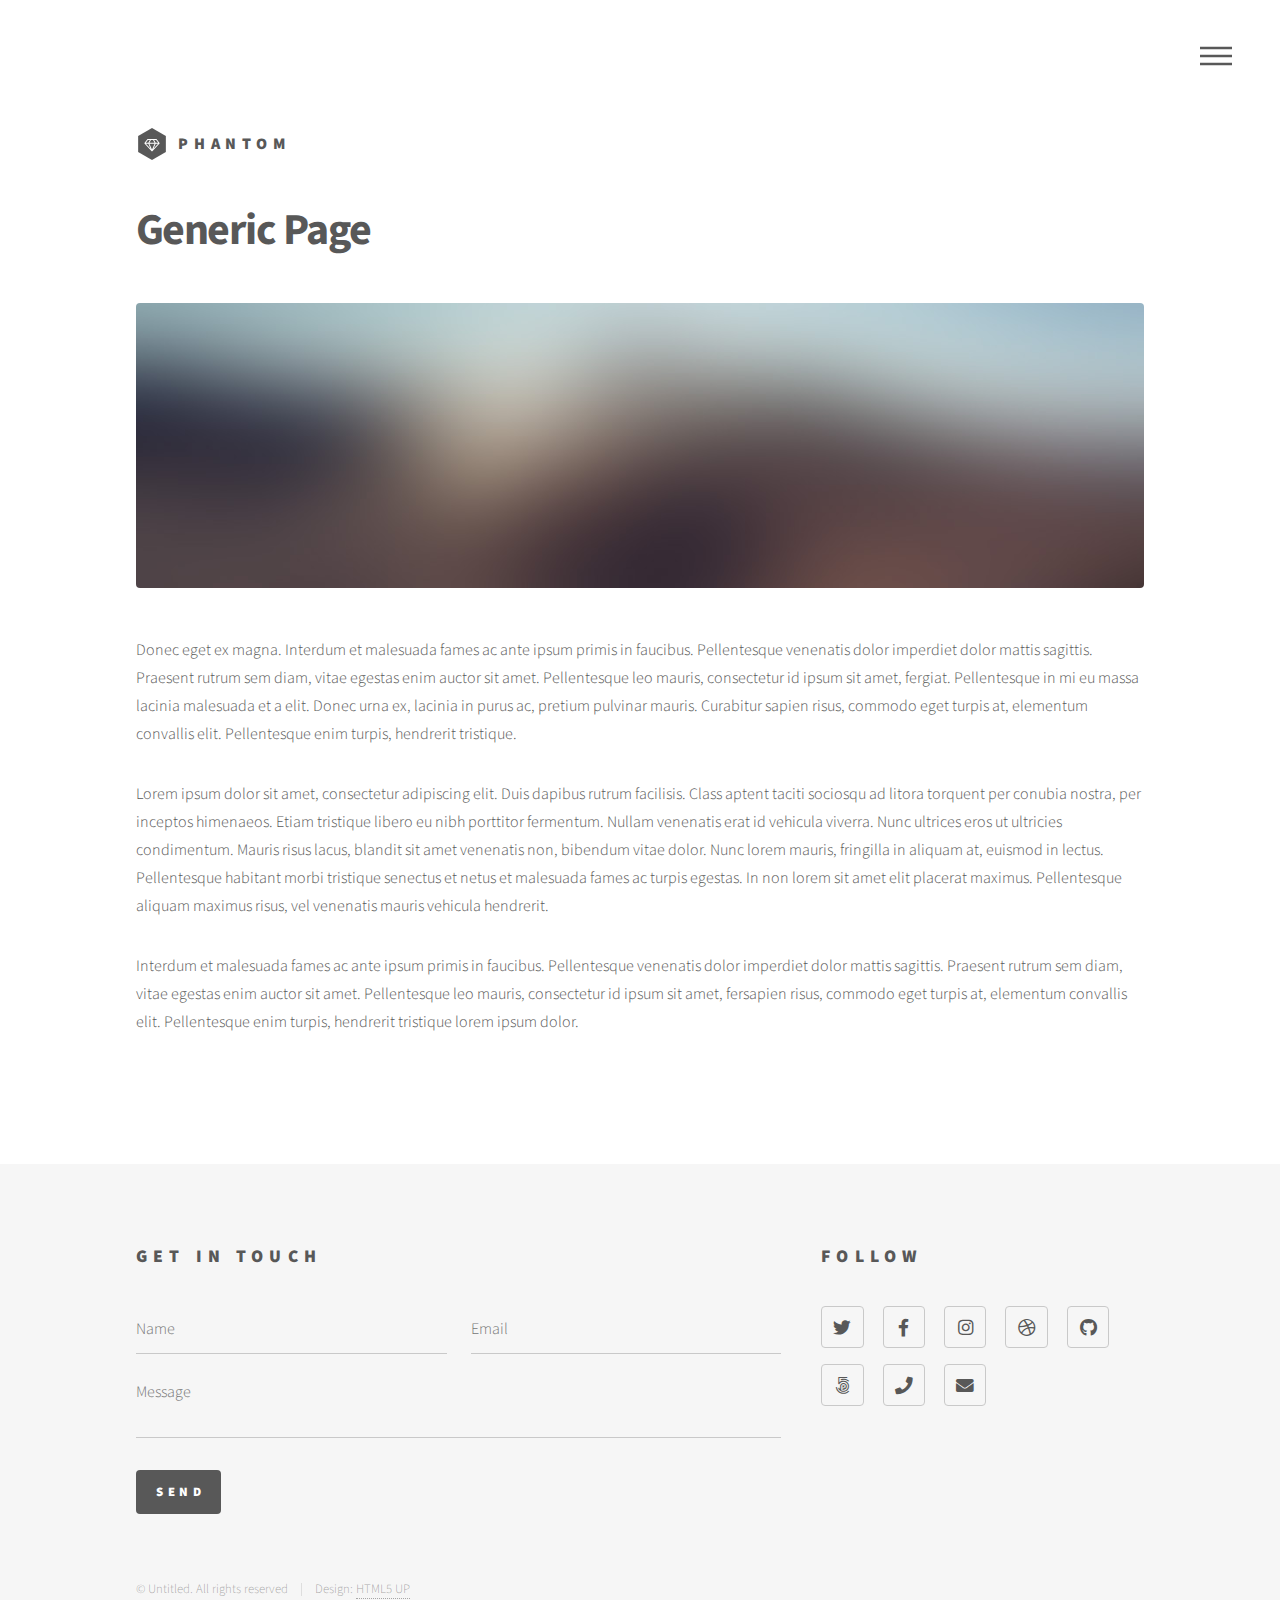
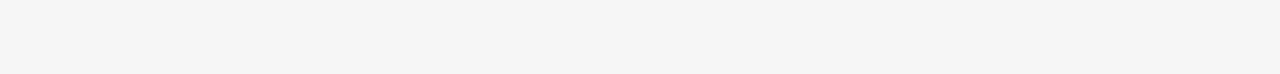
<file: generic copy.html>
<!DOCTYPE HTML>
<!--
	Phantom by HTML5 UP
	html5up.net | @ajlkn
	Free for personal and commercial use under the CCA 3.0 license (html5up.net/license)
-->
<html>
	<head>
		<title>Generic - Phantom by HTML5 UP</title>
		<meta charset="utf-8" />
		<meta name="viewport" content="width=device-width, initial-scale=1, user-scalable=no" />
		<link rel="stylesheet" href="assets/css/main.css" />
		<noscript><link rel="stylesheet" href="assets/css/noscript.css" /></noscript>
	</head>
	<body class="is-preload">
		<!-- Wrapper -->
			<div id="wrapper">

				<!-- Header -->
					<header id="header">
						<div class="inner">

							<!-- Logo -->
								<a href="index.html" class="logo">
									<span class="symbol"><img src="images/logo.svg" alt="" /></span><span class="title">Phantom</span>
								</a>

							<!-- Nav -->
								<nav>
									<ul>
										<li><a href="#menu">Menu</a></li>
									</ul>
								</nav>

						</div>
					</header>

				<!-- Menu -->
					<nav id="menu">
						<h2>Menu</h2>
						<ul>
							<li><a href="index.html">Home</a></li>
							<li><a href="generic.html">Ipsum veroeros</a></li>
							<li><a href="generic.html">Tempus etiam</a></li>
							<li><a href="generic.html">Consequat dolor</a></li>
							<li><a href="elements.html">Elements</a></li>
						</ul>
					</nav>

				<!-- Main -->
					<div id="main">
						<div class="inner">
							<h1>Generic Page</h1>
							<span class="image main"><img src="images/pic13.jpg" alt="" /></span>
							<p>Donec eget ex magna. Interdum et malesuada fames ac ante ipsum primis in faucibus. Pellentesque venenatis dolor imperdiet dolor mattis sagittis. Praesent rutrum sem diam, vitae egestas enim auctor sit amet. Pellentesque leo mauris, consectetur id ipsum sit amet, fergiat. Pellentesque in mi eu massa lacinia malesuada et a elit. Donec urna ex, lacinia in purus ac, pretium pulvinar mauris. Curabitur sapien risus, commodo eget turpis at, elementum convallis elit. Pellentesque enim turpis, hendrerit tristique.</p>
							<p>Lorem ipsum dolor sit amet, consectetur adipiscing elit. Duis dapibus rutrum facilisis. Class aptent taciti sociosqu ad litora torquent per conubia nostra, per inceptos himenaeos. Etiam tristique libero eu nibh porttitor fermentum. Nullam venenatis erat id vehicula viverra. Nunc ultrices eros ut ultricies condimentum. Mauris risus lacus, blandit sit amet venenatis non, bibendum vitae dolor. Nunc lorem mauris, fringilla in aliquam at, euismod in lectus. Pellentesque habitant morbi tristique senectus et netus et malesuada fames ac turpis egestas. In non lorem sit amet elit placerat maximus. Pellentesque aliquam maximus risus, vel venenatis mauris vehicula hendrerit.</p>
							<p>Interdum et malesuada fames ac ante ipsum primis in faucibus. Pellentesque venenatis dolor imperdiet dolor mattis sagittis. Praesent rutrum sem diam, vitae egestas enim auctor sit amet. Pellentesque leo mauris, consectetur id ipsum sit amet, fersapien risus, commodo eget turpis at, elementum convallis elit. Pellentesque enim turpis, hendrerit tristique lorem ipsum dolor.</p>
						</div>
					</div>

				<!-- Footer -->
					<footer id="footer">
						<div class="inner">
							<section>
								<h2>Get in touch</h2>
								<form method="post" action="#">
									<div class="fields">
										<div class="field half">
											<input type="text" name="name" id="name" placeholder="Name" />
										</div>
										<div class="field half">
											<input type="email" name="email" id="email" placeholder="Email" />
										</div>
										<div class="field">
											<textarea name="message" id="message" placeholder="Message"></textarea>
										</div>
									</div>
									<ul class="actions">
										<li><input type="submit" value="Send" class="primary" /></li>
									</ul>
								</form>
							</section>
							<section>
								<h2>Follow</h2>
								<ul class="icons">
									<li><a href="#" class="icon brands style2 fa-twitter"><span class="label">Twitter</span></a></li>
									<li><a href="#" class="icon brands style2 fa-facebook-f"><span class="label">Facebook</span></a></li>
									<li><a href="#" class="icon brands style2 fa-instagram"><span class="label">Instagram</span></a></li>
									<li><a href="#" class="icon brands style2 fa-dribbble"><span class="label">Dribbble</span></a></li>
									<li><a href="#" class="icon brands style2 fa-github"><span class="label">GitHub</span></a></li>
									<li><a href="#" class="icon brands style2 fa-500px"><span class="label">500px</span></a></li>
									<li><a href="#" class="icon solid style2 fa-phone"><span class="label">Phone</span></a></li>
									<li><a href="#" class="icon solid style2 fa-envelope"><span class="label">Email</span></a></li>
								</ul>
							</section>
							<ul class="copyright">
								<li>&copy; Untitled. All rights reserved</li><li>Design: <a href="http://html5up.net">HTML5 UP</a></li>
							</ul>
						</div>
					</footer>

			</div>

		<!-- Scripts -->
			<script src="assets/js/jquery.min.js"></script>
			<script src="assets/js/browser.min.js"></script>
			<script src="assets/js/breakpoints.min.js"></script>
			<script src="assets/js/util.js"></script>
			<script src="assets/js/main.js"></script>

	</body>
</html>
</file>
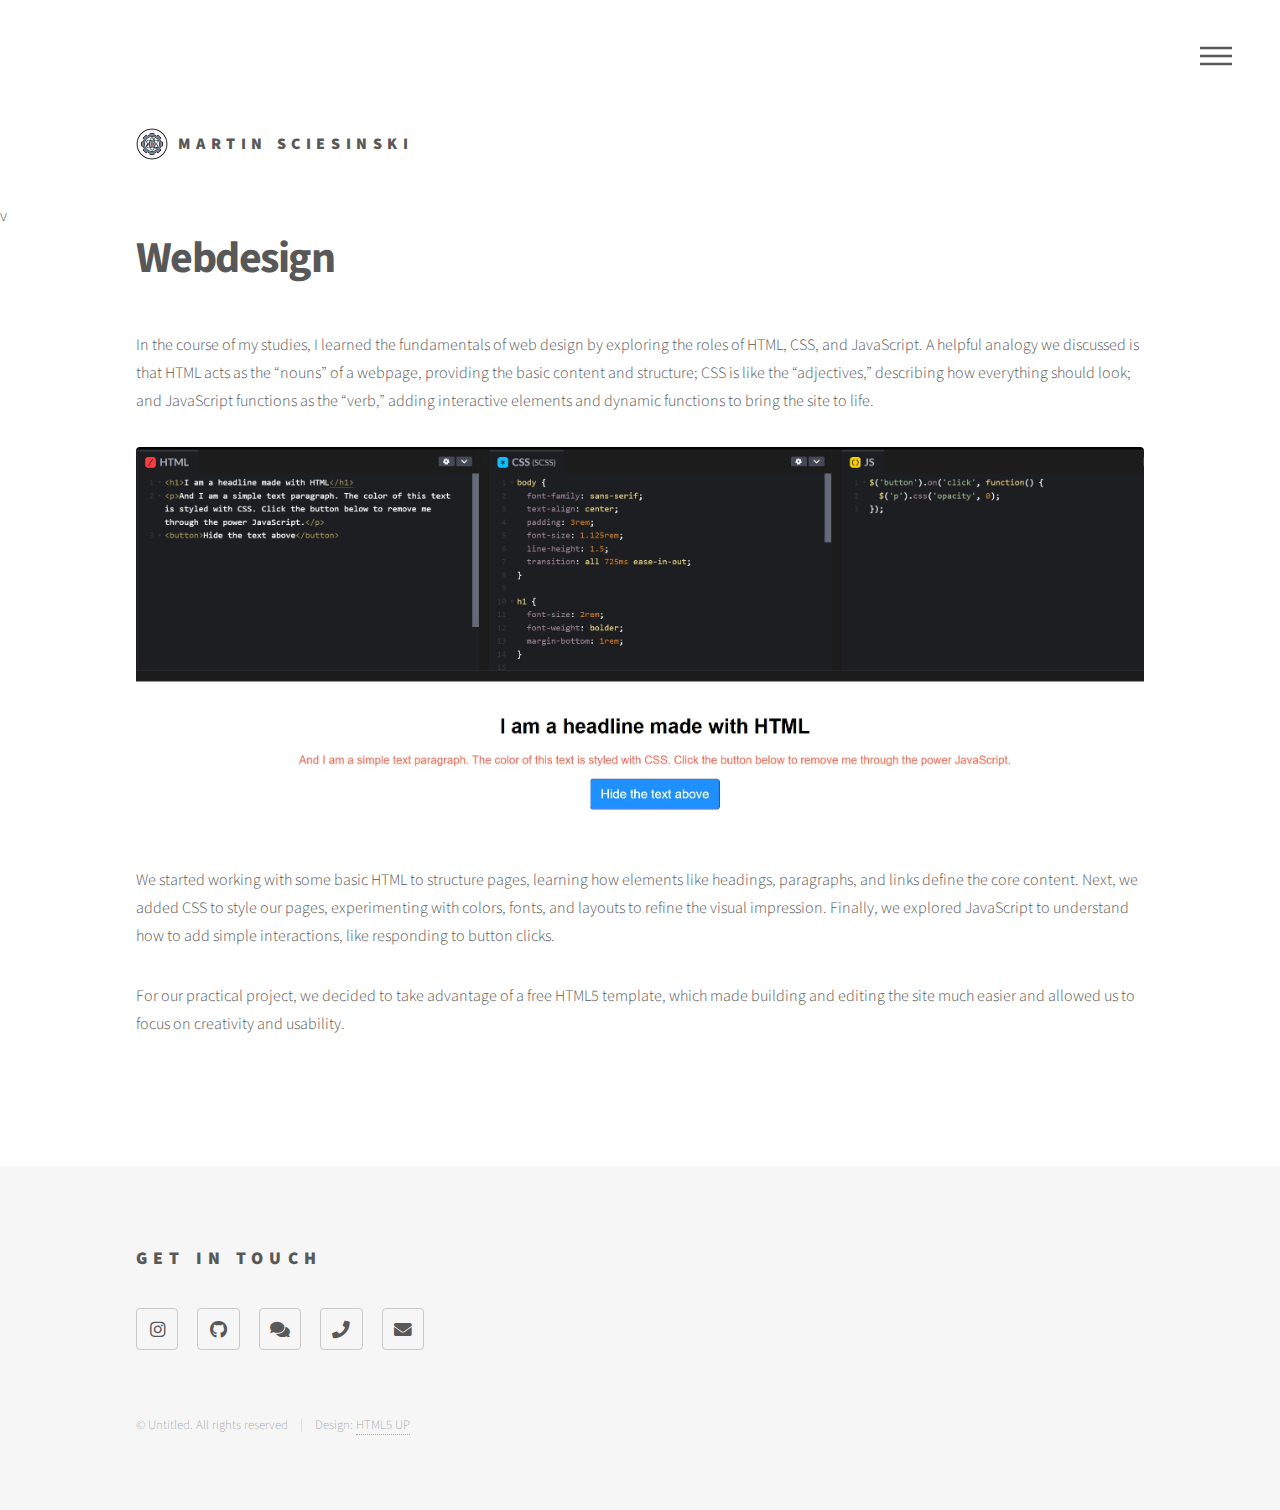
<file: webdesign.html>
<!DOCTYPE HTML>
<!--
	Phantom by HTML5 UP
	html5up.net | @ajlkn
	Free for personal and commercial use under the CCA 3.0 license (html5up.net/license)
-->
<html>
	<head>
		<title>Webdesign</title>
		<meta charset="utf-8" />
		<meta name="viewport" content="width=device-width, initial-scale=1, user-scalable=no" />
		<link rel="stylesheet" href="assets/css/main.css" />
		<noscript><link rel="stylesheet" href="assets/css/noscript.css" /></noscript>
	</head>
	<body class="is-preload">
		<!-- Wrapper -->
			<div id="wrapper">

				<!-- Header -->
					<header id="header">
						<div class="inner">

							<!-- Logo -->
								<a href="index.html" class="logo">
									<span class="symbol"><img src="images/Icon.jpg" alt="" /></span><span class="title">Martin Sciesinski</span>
								</a>

							<!-- Nav -->
								<nav>
									<ul>
										<li><a href="#menu">Menu</a></li>
									</ul>
								</nav>

						</div>
					</header>

				<!-- Menu -->
					<nav id="menu">
						<h2>Menu</h2>
						<ul>
							<li><a href="index.html">Home</a></li>
							<li><a href="about me.html">About Me</a></li>
							<li><a href="generic.html">Project</a></li>
							<li><a href="generic.html"></a></li>
							<li><a href="#bottom">Contact</a></li>

						</ul>
					</nav>

				<!-- Main -->
					<div id="main">v
						<div class="inner">
							<h1>Webdesign</h1>
							
							<p>In the course of my studies, I learned the fundamentals of web design by exploring the roles of HTML, CSS, and JavaScript. A helpful analogy we discussed is that HTML acts as the “nouns” of a webpage, providing the basic content and structure; CSS is like the “adjectives,” describing how everything should look; and JavaScript functions as the “verb,” adding interactive elements and dynamic functions to bring the site to life.</p>
							<span class="image main"><img src="images/codepen.jpg" alt="" /></span>
							<p>We started working with some basic HTML to structure pages, learning how elements like headings, paragraphs, and links define the core content. Next, we added CSS to style our pages, experimenting with colors, fonts, and layouts to refine the visual impression. Finally, we explored JavaScript to understand how to add simple interactions, like responding to button clicks.</p>
							<p>For our practical project, we decided to take advantage of a free HTML5 template, which made building and editing the site much easier and allowed us to focus on creativity and usability.</p>
						</div>
					</div>

				<!-- Footer -->
					<footer id="footer">
						<div class="inner">
							<section>
								<h2>Get in touch</h2>
								<ul class="icons">
									<li><a href="https://www.instagram.com/sheltie.natsu/" class="icon brands style2 fa-instagram"><span class="label">Instagram</span></a></li>
									<li><a href="https://github.com/martinsciesinski-cloud" class="icon brands style2 fa-github"><span class="label">GitHub</span></a></li>
									<li><a href="https://teams.microsoft.com/l/chat/0/0?users=e778415@hsu.hamburg" class="icon solid style2 fa-comments" target="_blank"><span class="label">Chat on Teams</span></a></li>
									<li><a href="https://teams.microsoft.com/l/call/0/0?users=e778415@hsu.hamburg" class="icon solid style2 fa-phone" target="_blank"><span class="label">Chat on Teams</span></a></li>
									<li><a href="mailto:martin.sciesinski@gmail.com?subject=Website%20Inquiry" class="icon solid style2 fa-envelope"><span class="label">Email</span></a></li>
								</ul>
							</section>
							<ul class="copyright">
								<li>&copy; Untitled. All rights reserved</li><li>Design: <a href="http://html5up.net">HTML5 UP</a></li>
							</ul>
						</div>
					</footer>

			</div>

		<!-- Scripts -->
		 <a id="bottom"></a>

			<script src="assets/js/jquery.min.js"></script>
			<script src="assets/js/browser.min.js"></script>
			<script src="assets/js/breakpoints.min.js"></script>
			<script src="assets/js/util.js"></script>
			<script src="assets/js/main.js"></script>

	</body>
</html>
</file>
<file: assets/css/noscript.css>
/*
	Phantom by HTML5 UP
	html5up.net | @ajlkn
	Free for personal and commercial use under the CCA 3.0 license (html5up.net/license)
*/

/* Tiles */

	body.is-preload .tiles article {
		-moz-transform: none;
		-webkit-transform: none;
		-ms-transform: none;
		transform: none;
		opacity: 1;
	}
</file>
<file: assets/css/main.css>
@import url(fontawesome-all.min.css);
@import url("https://fonts.googleapis.com/css?family=Source+Sans+Pro:300,700,900");

/*
	Phantom by HTML5 UP
	html5up.net | @ajlkn
	Free for personal and commercial use under the CCA 3.0 license (html5up.net/license)
*/

html, body, div, span, applet, object,
iframe, h1, h2, h3, h4, h5, h6, p, blockquote,
pre, a, abbr, acronym, address, big, cite,
code, del, dfn, em, img, ins, kbd, q, s, samp,
small, strike, strong, sub, sup, tt, var, b,
u, i, center, dl, dt, dd, ol, ul, li, fieldset,
form, label, legend, table, caption, tbody,
tfoot, thead, tr, th, td, article, aside,
canvas, details, embed, figure, figcaption,
footer, header, hgroup, menu, nav, output, ruby,
section, summary, time, mark, audio, video {
	margin: 0;
	padding: 0;
	border: 0;
	font-size: 100%;
	font: inherit;
	vertical-align: baseline;}

article, aside, details, figcaption, figure,
footer, header, hgroup, menu, nav, section {
	display: block;}

body {
	line-height: 1;
}

ol, ul {
	list-style: none;
}

blockquote, q {
	quotes: none;
}

	blockquote:before, blockquote:after, q:before, q:after {
		content: '';
		content: none;
	}

table {
	border-collapse: collapse;
	border-spacing: 0;
}

body {
	-webkit-text-size-adjust: none;
}

mark {
	background-color: transparent;
	color: inherit;
}

input::-moz-focus-inner {
	border: 0;
	padding: 0;
}

input, select, textarea {
	-moz-appearance: none;
	-webkit-appearance: none;
	-ms-appearance: none;
	appearance: none;
}

/* Basic */

	@-ms-viewport {
		width: device-width;
	}

	body {
		-ms-overflow-style: scrollbar;
	}

	@media screen and (max-width: 480px) {

		html, body {
			min-width: 320px;
		}

	}

	html {
		box-sizing: border-box;
	}

	*, *:before, *:after {
		box-sizing: inherit;
	}

	body {
		background: #ffffff;
	}

		body.is-preload *, body.is-preload *:before, body.is-preload *:after {
			-moz-animation: none !important;
			-webkit-animation: none !important;
			-ms-animation: none !important;
			animation: none !important;
			-moz-transition: none !important;
			-webkit-transition: none !important;
			-ms-transition: none !important;
			transition: none !important;
		}

/* Type */

	body, input, select, textarea {
		color: #585858;
		font-family: "Source Sans Pro", Helvetica, sans-serif;
		font-size: 16pt;
		font-weight: 300;
		line-height: 1.75;
	}

		@media screen and (max-width: 1680px) {

			body, input, select, textarea {
				font-size: 14pt;
			}

		}

		@media screen and (max-width: 1280px) {

			body, input, select, textarea {
				font-size: 12pt;
			}

		}

	a {
		-moz-transition: border-bottom-color 0.2s ease, color 0.2s ease;
		-webkit-transition: border-bottom-color 0.2s ease, color 0.2s ease;
		-ms-transition: border-bottom-color 0.2s ease, color 0.2s ease;
		transition: border-bottom-color 0.2s ease, color 0.2s ease;
		text-decoration: none;
		color: #585858;
		border-bottom: dotted 1px rgba(88, 88, 88, 0.5);
	}

		a:hover {
			border-bottom-color: transparent;
			color: #f2849e !important;
		}

	strong, b {
		font-weight: 900;
	}

	em, i {
		font-style: italic;
	}

	p {
		margin: 0 0 2em 0;
	}

	h1 {
		font-size: 2.75em;
		font-weight: 700;
		line-height: 1.3;
		margin: 0 0 1em 0;
		letter-spacing: -0.035em;
	}

		h1 a {
			color: inherit;
		}

		@media screen and (max-width: 736px) {

			h1 {
				font-size: 2em;
				margin: 0 0 1em 0;
			}

		}

		@media screen and (max-width: 360px) {

			h1 {
				font-size: 1.75em;
			}

		}

	h2, h3, h4, h5, h6 {
		font-weight: 900;
		line-height: 1.5;
		margin: 0 0 2em 0;
		text-transform: uppercase;
		letter-spacing: 0.35em;
	}

		h2 a, h3 a, h4 a, h5 a, h6 a {
			color: inherit;
		}

	h2 {
		font-size: 1.1em;
	}

	h3 {
		font-size: 1em;
	}

	h4 {
		font-size: 0.8em;
	}

	h5 {
		font-size: 0.8em;
	}

	h6 {
		font-size: 0.8em;
	}

	@media screen and (max-width: 980px) {

		h1 br, h2 br, h3 br, h4 br, h5 br, h6 br {
			display: none;
		}

	}

	@media screen and (max-width: 736px) {

		h2 {
			font-size: 1em;
		}

		h3 {
			font-size: 0.8em;
		}

	}

	sub {
		font-size: 0.8em;
		position: relative;
		top: 0.5em;
	}

	sup {
		font-size: 0.8em;
		position: relative;
		top: -0.5em;
	}

	blockquote {
		border-left: solid 4px #c9c9c9;
		font-style: italic;
		margin: 0 0 2em 0;
		padding: 0.5em 0 0.5em 2em;
	}

	code {
		background: rgba(144, 144, 144, 0.075);
		border-radius: 4px;
		border: solid 1px #c9c9c9;
		font-family: "Courier New", monospace;
		font-size: 0.9em;
		margin: 0 0.25em;
		padding: 0.25em 0.65em;
	}

	pre {
		-webkit-overflow-scrolling: touch;
		font-family: "Courier New", monospace;
		font-size: 0.9em;
		margin: 0 0 2em 0;
	}

		pre code {
			display: block;
			line-height: 1.75;
			padding: 1em 1.5em;
			overflow-x: auto;
		}

	hr {
		border: 0;
		border-bottom: solid 1px #c9c9c9;
		margin: 2em 0;
	}

		hr.major {
			margin: 3em 0;
		}

	.align-left {
		text-align: left;
	}

	.align-center {
		text-align: center;
	}

	.align-right {
		text-align: right;
	}

/* Row */

	.row {
		display: flex;
		flex-wrap: wrap;
		box-sizing: border-box;
		align-items: stretch;
	}

		.row > * {
			box-sizing: border-box;
		}

		.row.gtr-uniform > * > :last-child {
			margin-bottom: 0;
		}

		.row.aln-left {
			justify-content: flex-start;
		}

		.row.aln-center {
			justify-content: center;
		}

		.row.aln-right {
			justify-content: flex-end;
		}

		.row.aln-top {
			align-items: flex-start;
		}

		.row.aln-middle {
			align-items: center;
		}

		.row.aln-bottom {
			align-items: flex-end;
		}

		.row > .imp {
			order: -1;
		}

		.row > .col-1 {
			width: 8.33333%;
		}

		.row > .off-1 {
			margin-left: 8.33333%;
		}

		.row > .col-2 {
			width: 16.66667%;
		}

		.row > .off-2 {
			margin-left: 16.66667%;
		}

		.row > .col-3 {
			width: 25%;
		}

		.row > .off-3 {
			margin-left: 25%;
		}

		.row > .col-4 {
			width: 33.33333%;
		}

		.row > .off-4 {
			margin-left: 33.33333%;
		}

		.row > .col-5 {
			width: 41.66667%;
		}

		.row > .off-5 {
			margin-left: 41.66667%;
		}

		.row > .col-6 {
			width: 50%;
		}

		.row > .off-6 {
			margin-left: 50%;
		}

		.row > .col-7 {
			width: 58.33333%;
		}

		.row > .off-7 {
			margin-left: 58.33333%;
		}

		.row > .col-8 {
			width: 66.66667%;
		}

		.row > .off-8 {
			margin-left: 66.66667%;
		}

		.row > .col-9 {
			width: 75%;
		}

		.row > .off-9 {
			margin-left: 75%;
		}

		.row > .col-10 {
			width: 83.33333%;
		}

		.row > .off-10 {
			margin-left: 83.33333%;
		}

		.row > .col-11 {
			width: 91.66667%;
		}

		.row > .off-11 {
			margin-left: 91.66667%;
		}

		.row > .col-12 {
			width: 100%;
		}

		.row > .off-12 {
			margin-left: 100%;
		}

		.row.gtr-0 {
			margin-top: 0;
			margin-left: 0em;
		}

			.row.gtr-0 > * {
				padding: 0 0 0 0em;
			}

			.row.gtr-0.gtr-uniform {
				margin-top: 0em;
			}

				.row.gtr-0.gtr-uniform > * {
					padding-top: 0em;
				}

		.row.gtr-25 {
			margin-top: 0;
			margin-left: -0.5em;
		}

			.row.gtr-25 > * {
				padding: 0 0 0 0.5em;
			}

			.row.gtr-25.gtr-uniform {
				margin-top: -0.5em;
			}

				.row.gtr-25.gtr-uniform > * {
					padding-top: 0.5em;
				}

		.row.gtr-50 {
			margin-top: 0;
			margin-left: -1em;
		}

			.row.gtr-50 > * {
				padding: 0 0 0 1em;
			}

			.row.gtr-50.gtr-uniform {
				margin-top: -1em;
			}

				.row.gtr-50.gtr-uniform > * {
					padding-top: 1em;
				}

		.row {
			margin-top: 0;
			margin-left: -2em;
		}

			.row > * {
				padding: 0 0 0 2em;
			}

			.row.gtr-uniform {
				margin-top: -2em;
			}

				.row.gtr-uniform > * {
					padding-top: 2em;
				}

		.row.gtr-150 {
			margin-top: 0;
			margin-left: -3em;
		}

			.row.gtr-150 > * {
				padding: 0 0 0 3em;
			}

			.row.gtr-150.gtr-uniform {
				margin-top: -3em;
			}

				.row.gtr-150.gtr-uniform > * {
					padding-top: 3em;
				}

		.row.gtr-200 {
			margin-top: 0;
			margin-left: -4em;
		}

			.row.gtr-200 > * {
				padding: 0 0 0 4em;
			}

			.row.gtr-200.gtr-uniform {
				margin-top: -4em;
			}

				.row.gtr-200.gtr-uniform > * {
					padding-top: 4em;
				}

		@media screen and (max-width: 1680px) {

			.row {
				display: flex;
				flex-wrap: wrap;
				box-sizing: border-box;
				align-items: stretch;
			}

				.row > * {
					box-sizing: border-box;
				}

				.row.gtr-uniform > * > :last-child {
					margin-bottom: 0;
				}

				.row.aln-left {
					justify-content: flex-start;
				}

				.row.aln-center {
					justify-content: center;
				}

				.row.aln-right {
					justify-content: flex-end;
				}

				.row.aln-top {
					align-items: flex-start;
				}

				.row.aln-middle {
					align-items: center;
				}

				.row.aln-bottom {
					align-items: flex-end;
				}

				.row > .imp-xlarge {
					order: -1;
				}

				.row > .col-1-xlarge {
					width: 8.33333%;
				}

				.row > .off-1-xlarge {
					margin-left: 8.33333%;
				}

				.row > .col-2-xlarge {
					width: 16.66667%;
				}

				.row > .off-2-xlarge {
					margin-left: 16.66667%;
				}

				.row > .col-3-xlarge {
					width: 25%;
				}

				.row > .off-3-xlarge {
					margin-left: 25%;
				}

				.row > .col-4-xlarge {
					width: 33.33333%;
				}

				.row > .off-4-xlarge {
					margin-left: 33.33333%;
				}

				.row > .col-5-xlarge {
					width: 41.66667%;
				}

				.row > .off-5-xlarge {
					margin-left: 41.66667%;
				}

				.row > .col-6-xlarge {
					width: 50%;
				}

				.row > .off-6-xlarge {
					margin-left: 50%;
				}

				.row > .col-7-xlarge {
					width: 58.33333%;
				}

				.row > .off-7-xlarge {
					margin-left: 58.33333%;
				}

				.row > .col-8-xlarge {
					width: 66.66667%;
				}

				.row > .off-8-xlarge {
					margin-left: 66.66667%;
				}

				.row > .col-9-xlarge {
					width: 75%;
				}

				.row > .off-9-xlarge {
					margin-left: 75%;
				}

				.row > .col-10-xlarge {
					width: 83.33333%;
				}

				.row > .off-10-xlarge {
					margin-left: 83.33333%;
				}

				.row > .col-11-xlarge {
					width: 91.66667%;
				}

				.row > .off-11-xlarge {
					margin-left: 91.66667%;
				}

				.row > .col-12-xlarge {
					width: 100%;
				}

				.row > .off-12-xlarge {
					margin-left: 100%;
				}

				.row.gtr-0 {
					margin-top: 0;
					margin-left: 0em;
				}

					.row.gtr-0 > * {
						padding: 0 0 0 0em;
					}

					.row.gtr-0.gtr-uniform {
						margin-top: 0em;
					}

						.row.gtr-0.gtr-uniform > * {
							padding-top: 0em;
						}

				.row.gtr-25 {
					margin-top: 0;
					margin-left: -0.5em;
				}

					.row.gtr-25 > * {
						padding: 0 0 0 0.5em;
					}

					.row.gtr-25.gtr-uniform {
						margin-top: -0.5em;
					}

						.row.gtr-25.gtr-uniform > * {
							padding-top: 0.5em;
						}

				.row.gtr-50 {
					margin-top: 0;
					margin-left: -1em;
				}

					.row.gtr-50 > * {
						padding: 0 0 0 1em;
					}

					.row.gtr-50.gtr-uniform {
						margin-top: -1em;
					}

						.row.gtr-50.gtr-uniform > * {
							padding-top: 1em;
						}

				.row {
					margin-top: 0;
					margin-left: -2em;
				}

					.row > * {
						padding: 0 0 0 2em;
					}

					.row.gtr-uniform {
						margin-top: -2em;
					}

						.row.gtr-uniform > * {
							padding-top: 2em;
						}

				.row.gtr-150 {
					margin-top: 0;
					margin-left: -3em;
				}

					.row.gtr-150 > * {
						padding: 0 0 0 3em;
					}

					.row.gtr-150.gtr-uniform {
						margin-top: -3em;
					}

						.row.gtr-150.gtr-uniform > * {
							padding-top: 3em;
						}

				.row.gtr-200 {
					margin-top: 0;
					margin-left: -4em;
				}

					.row.gtr-200 > * {
						padding: 0 0 0 4em;
					}

					.row.gtr-200.gtr-uniform {
						margin-top: -4em;
					}

						.row.gtr-200.gtr-uniform > * {
							padding-top: 4em;
						}

		}

		@media screen and (max-width: 1280px) {

			.row {
				display: flex;
				flex-wrap: wrap;
				box-sizing: border-box;
				align-items: stretch;
			}

				.row > * {
					box-sizing: border-box;
				}

				.row.gtr-uniform > * > :last-child {
					margin-bottom: 0;
				}

				.row.aln-left {
					justify-content: flex-start;
				}

				.row.aln-center {
					justify-content: center;
				}

				.row.aln-right {
					justify-content: flex-end;
				}

				.row.aln-top {
					align-items: flex-start;
				}

				.row.aln-middle {
					align-items: center;
				}

				.row.aln-bottom {
					align-items: flex-end;
				}

				.row > .imp-large {
					order: -1;
				}

				.row > .col-1-large {
					width: 8.33333%;
				}

				.row > .off-1-large {
					margin-left: 8.33333%;
				}

				.row > .col-2-large {
					width: 16.66667%;
				}

				.row > .off-2-large {
					margin-left: 16.66667%;
				}

				.row > .col-3-large {
					width: 25%;
				}

				.row > .off-3-large {
					margin-left: 25%;
				}

				.row > .col-4-large {
					width: 33.33333%;
				}

				.row > .off-4-large {
					margin-left: 33.33333%;
				}

				.row > .col-5-large {
					width: 41.66667%;
				}

				.row > .off-5-large {
					margin-left: 41.66667%;
				}

				.row > .col-6-large {
					width: 50%;
				}

				.row > .off-6-large {
					margin-left: 50%;
				}

				.row > .col-7-large {
					width: 58.33333%;
				}

				.row > .off-7-large {
					margin-left: 58.33333%;
				}

				.row > .col-8-large {
					width: 66.66667%;
				}

				.row > .off-8-large {
					margin-left: 66.66667%;
				}

				.row > .col-9-large {
					width: 75%;
				}

				.row > .off-9-large {
					margin-left: 75%;
				}

				.row > .col-10-large {
					width: 83.33333%;
				}

				.row > .off-10-large {
					margin-left: 83.33333%;
				}

				.row > .col-11-large {
					width: 91.66667%;
				}

				.row > .off-11-large {
					margin-left: 91.66667%;
				}

				.row > .col-12-large {
					width: 100%;
				}

				.row > .off-12-large {
					margin-left: 100%;
				}

				.row.gtr-0 {
					margin-top: 0;
					margin-left: 0em;
				}

					.row.gtr-0 > * {
						padding: 0 0 0 0em;
					}

					.row.gtr-0.gtr-uniform {
						margin-top: 0em;
					}

						.row.gtr-0.gtr-uniform > * {
							padding-top: 0em;
						}

				.row.gtr-25 {
					margin-top: 0;
					margin-left: -0.5em;
				}

					.row.gtr-25 > * {
						padding: 0 0 0 0.5em;
					}

					.row.gtr-25.gtr-uniform {
						margin-top: -0.5em;
					}

						.row.gtr-25.gtr-uniform > * {
							padding-top: 0.5em;
						}

				.row.gtr-50 {
					margin-top: 0;
					margin-left: -1em;
				}

					.row.gtr-50 > * {
						padding: 0 0 0 1em;
					}

					.row.gtr-50.gtr-uniform {
						margin-top: -1em;
					}

						.row.gtr-50.gtr-uniform > * {
							padding-top: 1em;
						}

				.row {
					margin-top: 0;
					margin-left: -2em;
				}

					.row > * {
						padding: 0 0 0 2em;
					}

					.row.gtr-uniform {
						margin-top: -2em;
					}

						.row.gtr-uniform > * {
							padding-top: 2em;
						}

				.row.gtr-150 {
					margin-top: 0;
					margin-left: -3em;
				}

					.row.gtr-150 > * {
						padding: 0 0 0 3em;
					}

					.row.gtr-150.gtr-uniform {
						margin-top: -3em;
					}

						.row.gtr-150.gtr-uniform > * {
							padding-top: 3em;
						}

				.row.gtr-200 {
					margin-top: 0;
					margin-left: -4em;
				}

					.row.gtr-200 > * {
						padding: 0 0 0 4em;
					}

					.row.gtr-200.gtr-uniform {
						margin-top: -4em;
					}

						.row.gtr-200.gtr-uniform > * {
							padding-top: 4em;
						}

		}

		@media screen and (max-width: 980px) {

			.row {
				display: flex;
				flex-wrap: wrap;
				box-sizing: border-box;
				align-items: stretch;
			}

				.row > * {
					box-sizing: border-box;
				}

				.row.gtr-uniform > * > :last-child {
					margin-bottom: 0;
				}

				.row.aln-left {
					justify-content: flex-start;
				}

				.row.aln-center {
					justify-content: center;
				}

				.row.aln-right {
					justify-content: flex-end;
				}

				.row.aln-top {
					align-items: flex-start;
				}

				.row.aln-middle {
					align-items: center;
				}

				.row.aln-bottom {
					align-items: flex-end;
				}

				.row > .imp-medium {
					order: -1;
				}

				.row > .col-1-medium {
					width: 8.33333%;
				}

				.row > .off-1-medium {
					margin-left: 8.33333%;
				}

				.row > .col-2-medium {
					width: 16.66667%;
				}

				.row > .off-2-medium {
					margin-left: 16.66667%;
				}

				.row > .col-3-medium {
					width: 25%;
				}

				.row > .off-3-medium {
					margin-left: 25%;
				}

				.row > .col-4-medium {
					width: 33.33333%;
				}

				.row > .off-4-medium {
					margin-left: 33.33333%;
				}

				.row > .col-5-medium {
					width: 41.66667%;
				}

				.row > .off-5-medium {
					margin-left: 41.66667%;
				}

				.row > .col-6-medium {
					width: 50%;
				}

				.row > .off-6-medium {
					margin-left: 50%;
				}

				.row > .col-7-medium {
					width: 58.33333%;
				}

				.row > .off-7-medium {
					margin-left: 58.33333%;
				}

				.row > .col-8-medium {
					width: 66.66667%;
				}

				.row > .off-8-medium {
					margin-left: 66.66667%;
				}

				.row > .col-9-medium {
					width: 75%;
				}

				.row > .off-9-medium {
					margin-left: 75%;
				}

				.row > .col-10-medium {
					width: 83.33333%;
				}

				.row > .off-10-medium {
					margin-left: 83.33333%;
				}

				.row > .col-11-medium {
					width: 91.66667%;
				}

				.row > .off-11-medium {
					margin-left: 91.66667%;
				}

				.row > .col-12-medium {
					width: 100%;
				}

				.row > .off-12-medium {
					margin-left: 100%;
				}

				.row.gtr-0 {
					margin-top: 0;
					margin-left: 0em;
				}

					.row.gtr-0 > * {
						padding: 0 0 0 0em;
					}

					.row.gtr-0.gtr-uniform {
						margin-top: 0em;
					}

						.row.gtr-0.gtr-uniform > * {
							padding-top: 0em;
						}

				.row.gtr-25 {
					margin-top: 0;
					margin-left: -0.375em;
				}

					.row.gtr-25 > * {
						padding: 0 0 0 0.375em;
					}

					.row.gtr-25.gtr-uniform {
						margin-top: -0.375em;
					}

						.row.gtr-25.gtr-uniform > * {
							padding-top: 0.375em;
						}

				.row.gtr-50 {
					margin-top: 0;
					margin-left: -0.75em;
				}

					.row.gtr-50 > * {
						padding: 0 0 0 0.75em;
					}

					.row.gtr-50.gtr-uniform {
						margin-top: -0.75em;
					}

						.row.gtr-50.gtr-uniform > * {
							padding-top: 0.75em;
						}

				.row {
					margin-top: 0;
					margin-left: -1.5em;
				}

					.row > * {
						padding: 0 0 0 1.5em;
					}

					.row.gtr-uniform {
						margin-top: -1.5em;
					}

						.row.gtr-uniform > * {
							padding-top: 1.5em;
						}

				.row.gtr-150 {
					margin-top: 0;
					margin-left: -2.25em;
				}

					.row.gtr-150 > * {
						padding: 0 0 0 2.25em;
					}

					.row.gtr-150.gtr-uniform {
						margin-top: -2.25em;
					}

						.row.gtr-150.gtr-uniform > * {
							padding-top: 2.25em;
						}

				.row.gtr-200 {
					margin-top: 0;
					margin-left: -3em;
				}

					.row.gtr-200 > * {
						padding: 0 0 0 3em;
					}

					.row.gtr-200.gtr-uniform {
						margin-top: -3em;
					}

						.row.gtr-200.gtr-uniform > * {
							padding-top: 3em;
						}

		}

		@media screen and (max-width: 736px) {

			.row {
				display: flex;
				flex-wrap: wrap;
				box-sizing: border-box;
				align-items: stretch;
			}

				.row > * {
					box-sizing: border-box;
				}

				.row.gtr-uniform > * > :last-child {
					margin-bottom: 0;
				}

				.row.aln-left {
					justify-content: flex-start;
				}

				.row.aln-center {
					justify-content: center;
				}

				.row.aln-right {
					justify-content: flex-end;
				}

				.row.aln-top {
					align-items: flex-start;
				}

				.row.aln-middle {
					align-items: center;
				}

				.row.aln-bottom {
					align-items: flex-end;
				}

				.row > .imp-small {
					order: -1;
				}

				.row > .col-1-small {
					width: 8.33333%;
				}

				.row > .off-1-small {
					margin-left: 8.33333%;
				}

				.row > .col-2-small {
					width: 16.66667%;
				}

				.row > .off-2-small {
					margin-left: 16.66667%;
				}

				.row > .col-3-small {
					width: 25%;
				}

				.row > .off-3-small {
					margin-left: 25%;
				}

				.row > .col-4-small {
					width: 33.33333%;
				}

				.row > .off-4-small {
					margin-left: 33.33333%;
				}

				.row > .col-5-small {
					width: 41.66667%;
				}

				.row > .off-5-small {
					margin-left: 41.66667%;
				}

				.row > .col-6-small {
					width: 50%;
				}

				.row > .off-6-small {
					margin-left: 50%;
				}

				.row > .col-7-small {
					width: 58.33333%;
				}

				.row > .off-7-small {
					margin-left: 58.33333%;
				}

				.row > .col-8-small {
					width: 66.66667%;
				}

				.row > .off-8-small {
					margin-left: 66.66667%;
				}

				.row > .col-9-small {
					width: 75%;
				}

				.row > .off-9-small {
					margin-left: 75%;
				}

				.row > .col-10-small {
					width: 83.33333%;
				}

				.row > .off-10-small {
					margin-left: 83.33333%;
				}

				.row > .col-11-small {
					width: 91.66667%;
				}

				.row > .off-11-small {
					margin-left: 91.66667%;
				}

				.row > .col-12-small {
					width: 100%;
				}

				.row > .off-12-small {
					margin-left: 100%;
				}

				.row.gtr-0 {
					margin-top: 0;
					margin-left: 0em;
				}

					.row.gtr-0 > * {
						padding: 0 0 0 0em;
					}

					.row.gtr-0.gtr-uniform {
						margin-top: 0em;
					}

						.row.gtr-0.gtr-uniform > * {
							padding-top: 0em;
						}

				.row.gtr-25 {
					margin-top: 0;
					margin-left: -0.25em;
				}

					.row.gtr-25 > * {
						padding: 0 0 0 0.25em;
					}

					.row.gtr-25.gtr-uniform {
						margin-top: -0.25em;
					}

						.row.gtr-25.gtr-uniform > * {
							padding-top: 0.25em;
						}

				.row.gtr-50 {
					margin-top: 0;
					margin-left: -0.5em;
				}

					.row.gtr-50 > * {
						padding: 0 0 0 0.5em;
					}

					.row.gtr-50.gtr-uniform {
						margin-top: -0.5em;
					}

						.row.gtr-50.gtr-uniform > * {
							padding-top: 0.5em;
						}

				.row {
					margin-top: 0;
					margin-left: -1em;
				}

					.row > * {
						padding: 0 0 0 1em;
					}

					.row.gtr-uniform {
						margin-top: -1em;
					}

						.row.gtr-uniform > * {
							padding-top: 1em;
						}

				.row.gtr-150 {
					margin-top: 0;
					margin-left: -1.5em;
				}

					.row.gtr-150 > * {
						padding: 0 0 0 1.5em;
					}

					.row.gtr-150.gtr-uniform {
						margin-top: -1.5em;
					}

						.row.gtr-150.gtr-uniform > * {
							padding-top: 1.5em;
						}

				.row.gtr-200 {
					margin-top: 0;
					margin-left: -2em;
				}

					.row.gtr-200 > * {
						padding: 0 0 0 2em;
					}

					.row.gtr-200.gtr-uniform {
						margin-top: -2em;
					}

						.row.gtr-200.gtr-uniform > * {
							padding-top: 2em;
						}

		}

		@media screen and (max-width: 480px) {

			.row {
				display: flex;
				flex-wrap: wrap;
				box-sizing: border-box;
				align-items: stretch;
			}

				.row > * {
					box-sizing: border-box;
				}

				.row.gtr-uniform > * > :last-child {
					margin-bottom: 0;
				}

				.row.aln-left {
					justify-content: flex-start;
				}

				.row.aln-center {
					justify-content: center;
				}

				.row.aln-right {
					justify-content: flex-end;
				}

				.row.aln-top {
					align-items: flex-start;
				}

				.row.aln-middle {
					align-items: center;
				}

				.row.aln-bottom {
					align-items: flex-end;
				}

				.row > .imp-xsmall {
					order: -1;
				}

				.row > .col-1-xsmall {
					width: 8.33333%;
				}

				.row > .off-1-xsmall {
					margin-left: 8.33333%;
				}

				.row > .col-2-xsmall {
					width: 16.66667%;
				}

				.row > .off-2-xsmall {
					margin-left: 16.66667%;
				}

				.row > .col-3-xsmall {
					width: 25%;
				}

				.row > .off-3-xsmall {
					margin-left: 25%;
				}

				.row > .col-4-xsmall {
					width: 33.33333%;
				}

				.row > .off-4-xsmall {
					margin-left: 33.33333%;
				}

				.row > .col-5-xsmall {
					width: 41.66667%;
				}

				.row > .off-5-xsmall {
					margin-left: 41.66667%;
				}

				.row > .col-6-xsmall {
					width: 50%;
				}

				.row > .off-6-xsmall {
					margin-left: 50%;
				}

				.row > .col-7-xsmall {
					width: 58.33333%;
				}

				.row > .off-7-xsmall {
					margin-left: 58.33333%;
				}

				.row > .col-8-xsmall {
					width: 66.66667%;
				}

				.row > .off-8-xsmall {
					margin-left: 66.66667%;
				}

				.row > .col-9-xsmall {
					width: 75%;
				}

				.row > .off-9-xsmall {
					margin-left: 75%;
				}

				.row > .col-10-xsmall {
					width: 83.33333%;
				}

				.row > .off-10-xsmall {
					margin-left: 83.33333%;
				}

				.row > .col-11-xsmall {
					width: 91.66667%;
				}

				.row > .off-11-xsmall {
					margin-left: 91.66667%;
				}

				.row > .col-12-xsmall {
					width: 100%;
				}

				.row > .off-12-xsmall {
					margin-left: 100%;
				}

				.row.gtr-0 {
					margin-top: 0;
					margin-left: 0em;
				}

					.row.gtr-0 > * {
						padding: 0 0 0 0em;
					}

					.row.gtr-0.gtr-uniform {
						margin-top: 0em;
					}

						.row.gtr-0.gtr-uniform > * {
							padding-top: 0em;
						}

				.row.gtr-25 {
					margin-top: 0;
					margin-left: -0.25em;
				}

					.row.gtr-25 > * {
						padding: 0 0 0 0.25em;
					}

					.row.gtr-25.gtr-uniform {
						margin-top: -0.25em;
					}

						.row.gtr-25.gtr-uniform > * {
							padding-top: 0.25em;
						}

				.row.gtr-50 {
					margin-top: 0;
					margin-left: -0.5em;
				}

					.row.gtr-50 > * {
						padding: 0 0 0 0.5em;
					}

					.row.gtr-50.gtr-uniform {
						margin-top: -0.5em;
					}

						.row.gtr-50.gtr-uniform > * {
							padding-top: 0.5em;
						}

				.row {
					margin-top: 0;
					margin-left: -1em;
				}

					.row > * {
						padding: 0 0 0 1em;
					}

					.row.gtr-uniform {
						margin-top: -1em;
					}

						.row.gtr-uniform > * {
							padding-top: 1em;
						}

				.row.gtr-150 {
					margin-top: 0;
					margin-left: -1.5em;
				}

					.row.gtr-150 > * {
						padding: 0 0 0 1.5em;
					}

					.row.gtr-150.gtr-uniform {
						margin-top: -1.5em;
					}

						.row.gtr-150.gtr-uniform > * {
							padding-top: 1.5em;
						}

				.row.gtr-200 {
					margin-top: 0;
					margin-left: -2em;
				}

					.row.gtr-200 > * {
						padding: 0 0 0 2em;
					}

					.row.gtr-200.gtr-uniform {
						margin-top: -2em;
					}

						.row.gtr-200.gtr-uniform > * {
							padding-top: 2em;
						}

		}

/* Section/Article */

	section.special, article.special {
		text-align: center;
	}

	header p {
		margin-top: -1em;
	}

	@media screen and (max-width: 736px) {

		header p {
			margin-top: 0;
		}

	}

/* Icon */

	.icon {
		text-decoration: none;
		border-bottom: none;
		position: relative;
	}

		.icon:before {
			-moz-osx-font-smoothing: grayscale;
			-webkit-font-smoothing: antialiased;
			display: inline-block;
			font-style: normal;
			font-variant: normal;
			text-rendering: auto;
			line-height: 1;
			text-transform: none !important;
			font-family: 'Font Awesome 5 Free';
			font-weight: 400;
		}

		.icon > .label {
			display: none;
		}

		.icon:before {
			line-height: inherit;
		}

		.icon.solid:before {
			font-weight: 900;
		}

		.icon.brands:before {
			font-family: 'Font Awesome 5 Brands';
		}

		.icon.style2 {
			-moz-transition: background-color 0.2s ease-in-out, color 0.2s ease-in-out, border-color 0.2s ease-in-out;
			-webkit-transition: background-color 0.2s ease-in-out, color 0.2s ease-in-out, border-color 0.2s ease-in-out;
			-ms-transition: background-color 0.2s ease-in-out, color 0.2s ease-in-out, border-color 0.2s ease-in-out;
			transition: background-color 0.2s ease-in-out, color 0.2s ease-in-out, border-color 0.2s ease-in-out;
			background-color: transparent;
			border: solid 1px #c9c9c9;
			border-radius: 4px;
			width: 2.65em;
			height: 2.65em;
			display: inline-block;
			text-align: center;
			line-height: 2.65em;
			color: inherit;
		}

			.icon.style2:before {
				font-size: 1.1em;
			}

			.icon.style2:hover {
				color: #f2849e;
				border-color: #f2849e;
			}

			.icon.style2:active {
				background-color: rgba(242, 132, 158, 0.1);
			}

/* List */

	ol {
		list-style: decimal;
		margin: 0 0 2em 0;
		padding-left: 1.25em;
	}

		ol li {
			padding-left: 0.25em;
		}

	ul {
		list-style: disc;
		margin: 0 0 2em 0;
		padding-left: 1em;
	}

		ul li {
			padding-left: 0.5em;
		}

		ul.alt {
			list-style: none;
			padding-left: 0;
		}

			ul.alt li {
				border-top: solid 1px #c9c9c9;
				padding: 0.5em 0;
			}

				ul.alt li:first-child {
					border-top: 0;
					padding-top: 0;
				}

	dl {
		margin: 0 0 2em 0;
	}

		dl dt {
			display: block;
			font-weight: 900;
			margin: 0 0 1em 0;
		}

		dl dd {
			margin-left: 2em;
		}

/* Actions */

	ul.actions {
		display: -moz-flex;
		display: -webkit-flex;
		display: -ms-flex;
		display: flex;
		cursor: default;
		list-style: none;
		margin-left: -1em;
		padding-left: 0;
	}

		ul.actions li {
			padding: 0 0 0 1em;
			vertical-align: middle;
		}

		ul.actions.special {
			-moz-justify-content: center;
			-webkit-justify-content: center;
			-ms-justify-content: center;
			justify-content: center;
			width: 100%;
			margin-left: 0;
		}

			ul.actions.special li:first-child {
				padding-left: 0;
			}

		ul.actions.stacked {
			-moz-flex-direction: column;
			-webkit-flex-direction: column;
			-ms-flex-direction: column;
			flex-direction: column;
			margin-left: 0;
		}

			ul.actions.stacked li {
				padding: 1.3em 0 0 0;
			}

				ul.actions.stacked li:first-child {
					padding-top: 0;
				}

		ul.actions.fit {
			width: calc(100% + 1em);
		}

			ul.actions.fit li {
				-moz-flex-grow: 1;
				-webkit-flex-grow: 1;
				-ms-flex-grow: 1;
				flex-grow: 1;
				-moz-flex-shrink: 1;
				-webkit-flex-shrink: 1;
				-ms-flex-shrink: 1;
				flex-shrink: 1;
				width: 100%;
			}

				ul.actions.fit li > * {
					width: 100%;
				}

			ul.actions.fit.stacked {
				width: 100%;
			}

		@media screen and (max-width: 480px) {

			ul.actions:not(.fixed) {
				-moz-flex-direction: column;
				-webkit-flex-direction: column;
				-ms-flex-direction: column;
				flex-direction: column;
				margin-left: 0;
				width: 100% !important;
			}

				ul.actions:not(.fixed) li {
					-moz-flex-grow: 1;
					-webkit-flex-grow: 1;
					-ms-flex-grow: 1;
					flex-grow: 1;
					-moz-flex-shrink: 1;
					-webkit-flex-shrink: 1;
					-ms-flex-shrink: 1;
					flex-shrink: 1;
					padding: 1em 0 0 0;
					text-align: center;
					width: 100%;
				}

					ul.actions:not(.fixed) li > * {
						width: 100%;
					}

					ul.actions:not(.fixed) li:first-child {
						padding-top: 0;
					}

					ul.actions:not(.fixed) li input[type="submit"],
					ul.actions:not(.fixed) li input[type="reset"],
					ul.actions:not(.fixed) li input[type="button"],
					ul.actions:not(.fixed) li button,
					ul.actions:not(.fixed) li .button {
						width: 100%;
					}

						ul.actions:not(.fixed) li input[type="submit"].icon:before,
						ul.actions:not(.fixed) li input[type="reset"].icon:before,
						ul.actions:not(.fixed) li input[type="button"].icon:before,
						ul.actions:not(.fixed) li button.icon:before,
						ul.actions:not(.fixed) li .button.icon:before {
							margin-left: -0.5rem;
						}

		}

/* Icons */

	ul.icons {
		cursor: default;
		list-style: none;
		padding-left: 0;
		margin: -1em 0 2em -1em;
	}

		ul.icons li {
			display: inline-block;
			padding: 1em 0 0 1em;
		}

/* Form */

	form {
		margin: 0 0 2em 0;
		overflow-x: hidden;
	}

		form > :last-child {
			margin-bottom: 0;
		}

		form > .fields {
			display: -moz-flex;
			display: -webkit-flex;
			display: -ms-flex;
			display: flex;
			-moz-flex-wrap: wrap;
			-webkit-flex-wrap: wrap;
			-ms-flex-wrap: wrap;
			flex-wrap: wrap;
			width: calc(100% + 3em);
			margin: -1.5em 0 2em -1.5em;
		}

			form > .fields > .field {
				-moz-flex-grow: 0;
				-webkit-flex-grow: 0;
				-ms-flex-grow: 0;
				flex-grow: 0;
				-moz-flex-shrink: 0;
				-webkit-flex-shrink: 0;
				-ms-flex-shrink: 0;
				flex-shrink: 0;
				padding: 1.5em 0 0 1.5em;
				width: calc(100% - 1.5em);
			}

				form > .fields > .field.half {
					width: calc(50% - 0.75em);
				}

				form > .fields > .field.third {
					width: calc(100%/3 - 0.5em);
				}

				form > .fields > .field.quarter {
					width: calc(25% - 0.375em);
				}

		@media screen and (max-width: 480px) {

			form > .fields {
				width: calc(100% + 3em);
				margin: -1.5em 0 2em -1.5em;
			}

				form > .fields > .field {
					padding: 1.5em 0 0 1.5em;
					width: calc(100% - 1.5em);
				}

					form > .fields > .field.half {
						width: calc(100% - 1.5em);
					}

					form > .fields > .field.third {
						width: calc(100% - 1.5em);
					}

					form > .fields > .field.quarter {
						width: calc(100% - 1.5em);
					}

		}

	label {
		display: block;
		font-size: 0.9em;
		font-weight: 900;
		margin: 0 0 1em 0;
	}

	input[type="text"],
	input[type="password"],
	input[type="email"],
	input[type="tel"],
	select,
	textarea {
		-moz-appearance: none;
		-webkit-appearance: none;
		-ms-appearance: none;
		appearance: none;
		background-color: transparent;
		border: none;
		border-radius: 0;
		border-bottom: solid 1px #c9c9c9;
		color: inherit;
		display: block;
		outline: 0;
		padding: 0;
		text-decoration: none;
		width: 100%;
	}

		input[type="text"]:invalid,
		input[type="password"]:invalid,
		input[type="email"]:invalid,
		input[type="tel"]:invalid,
		select:invalid,
		textarea:invalid {
			box-shadow: none;
		}

		input[type="text"]:focus,
		input[type="password"]:focus,
		input[type="email"]:focus,
		input[type="tel"]:focus,
		select:focus,
		textarea:focus {
			border-bottom-color: #f2849e;
			box-shadow: inset 0 -1px 0 0 #f2849e;
		}

	select {
		background-image: url("data:image/svg+xml;charset=utf8,%3Csvg xmlns='http://www.w3.org/2000/svg' width='40' height='40' preserveAspectRatio='none' viewBox='0 0 40 40'%3E%3Cpath d='M9.4,12.3l10.4,10.4l10.4-10.4c0.2-0.2,0.5-0.4,0.9-0.4c0.3,0,0.6,0.1,0.9,0.4l3.3,3.3c0.2,0.2,0.4,0.5,0.4,0.9 c0,0.4-0.1,0.6-0.4,0.9L20.7,31.9c-0.2,0.2-0.5,0.4-0.9,0.4c-0.3,0-0.6-0.1-0.9-0.4L4.3,17.3c-0.2-0.2-0.4-0.5-0.4-0.9 c0-0.4,0.1-0.6,0.4-0.9l3.3-3.3c0.2-0.2,0.5-0.4,0.9-0.4S9.1,12.1,9.4,12.3z' fill='%23c9c9c9' /%3E%3C/svg%3E");
		background-size: 1.25rem;
		background-repeat: no-repeat;
		background-position: calc(100% - 1rem) center;
		height: 3em;
		padding-right: 3em;
		text-overflow: ellipsis;
	}

		select option {
			background: #ffffff;
		}

		select:focus::-ms-value {
			background-color: transparent;
		}

		select::-ms-expand {
			display: none;
		}

	input[type="text"],
	input[type="password"],
	input[type="email"],
	select {
		height: 3em;
	}

	textarea {
		padding: 0;
		min-height: 3.75em;
	}

	input[type="checkbox"],
	input[type="radio"] {
		-moz-appearance: none;
		-webkit-appearance: none;
		-ms-appearance: none;
		appearance: none;
		display: block;
		float: left;
		margin-right: -2em;
		opacity: 0;
		width: 1em;
		z-index: -1;
	}

		input[type="checkbox"] + label,
		input[type="radio"] + label {
			text-decoration: none;
			color: #585858;
			cursor: pointer;
			display: inline-block;
			font-size: 1em;
			font-weight: 300;
			padding-left: 2.55em;
			padding-right: 0.75em;
			position: relative;
		}

			input[type="checkbox"] + label:before,
			input[type="radio"] + label:before {
				-moz-osx-font-smoothing: grayscale;
				-webkit-font-smoothing: antialiased;
				display: inline-block;
				font-style: normal;
				font-variant: normal;
				text-rendering: auto;
				line-height: 1;
				text-transform: none !important;
				font-family: 'Font Awesome 5 Free';
				font-weight: 900;
			}

			input[type="checkbox"] + label:before,
			input[type="radio"] + label:before {
				border-radius: 4px;
				border: solid 1px #c9c9c9;
				content: '';
				display: inline-block;
				font-size: 0.8em;
				height: 2.25em;
				left: 0;
				line-height: 2.25em;
				position: absolute;
				text-align: center;
				top: 0;
				width: 2.25em;
			}

		input[type="checkbox"]:checked + label:before,
		input[type="radio"]:checked + label:before {
			background: #585858;
			border-color: #585858;
			color: #ffffff;
			content: '\f00c';
		}

		input[type="checkbox"]:focus + label:before,
		input[type="radio"]:focus + label:before {
			border-color: #f2849e;
			box-shadow: 0 0 0 1px #f2849e;
		}

	input[type="checkbox"] + label:before {
		border-radius: 4px;
	}

	input[type="radio"] + label:before {
		border-radius: 100%;
	}

/* Box */

	.box {
		border-radius: 4px;
		border: solid 1px #c9c9c9;
		margin-bottom: 2em;
		padding: 1.5em;
	}

		.box > :last-child,
		.box > :last-child > :last-child,
		.box > :last-child > :last-child > :last-child {
			margin-bottom: 0;
		}

		.box.alt {
			border: 0;
			border-radius: 0;
			padding: 0;
		}

/* Image */

	.image {
		border-radius: 4px;
		border: 0;
		display: inline-block;
		position: relative;
	}

		.image img {
			border-radius: 4px;
			display: block;
		}

		.image.left, .image.right {
			max-width: 40%;
		}

			.image.left img, .image.right img {
				width: 100%;
			}

		.image.left {
			float: left;
			padding: 0 1.5em 1em 0;
			top: 0.25em;
		}

		.image.right {
			float: right;
			padding: 0 0 1em 1.5em;
			top: 0.25em;
		}

		.image.fit {
			display: block;
			margin: 0 0 2em 0;
			width: 100%;
		}

			.image.fit img {
				width: 100%;
			}

		.image.main {
			display: block;
			margin: 0 0 3em 0;
			width: 100%;
		}

			.image.main img {
				width: 100%;
			}

			@media screen and (max-width: 736px) {

				.image.main {
					margin: 0 0 2em 0;
				}

			}

/* Table */

	.table-wrapper {
		-webkit-overflow-scrolling: touch;
		overflow-x: auto;
	}

	table {
		margin: 0 0 2em 0;
		width: 100%;
	}

		table tbody tr {
			border: solid 1px #c9c9c9;
			border-left: 0;
			border-right: 0;
		}

			table tbody tr:nth-child(2n + 1) {
				background-color: rgba(144, 144, 144, 0.075);
			}

		table td {
			padding: 0.75em 0.75em;
		}

		table th {
			font-size: 0.9em;
			font-weight: 900;
			padding: 0 0.75em 0.75em 0.75em;
			text-align: left;
		}

		table thead {
			border-bottom: solid 2px #c9c9c9;
		}

		table tfoot {
			border-top: solid 2px #c9c9c9;
		}

		table.alt {
			border-collapse: separate;
		}

			table.alt tbody tr td {
				border: solid 1px #c9c9c9;
				border-left-width: 0;
				border-top-width: 0;
			}

				table.alt tbody tr td:first-child {
					border-left-width: 1px;
				}

			table.alt tbody tr:first-child td {
				border-top-width: 1px;
			}

			table.alt thead {
				border-bottom: 0;
			}

			table.alt tfoot {
				border-top: 0;
			}

/* Button */

	input[type="submit"],
	input[type="reset"],
	input[type="button"],
	button,
	.button {
		-moz-appearance: none;
		-webkit-appearance: none;
		-ms-appearance: none;
		appearance: none;
		-moz-transition: background-color 0.2s ease-in-out, color 0.2s ease-in-out, box-shadow 0.2s ease-in-out;
		-webkit-transition: background-color 0.2s ease-in-out, color 0.2s ease-in-out, box-shadow 0.2s ease-in-out;
		-ms-transition: background-color 0.2s ease-in-out, color 0.2s ease-in-out, box-shadow 0.2s ease-in-out;
		transition: background-color 0.2s ease-in-out, color 0.2s ease-in-out, box-shadow 0.2s ease-in-out;
		background-color: transparent;
		border-radius: 4px;
		border: 0;
		box-shadow: inset 0 0 0 2px #585858;
		color: #585858 !important;
		cursor: pointer;
		display: inline-block;
		font-size: 0.8em;
		font-weight: 900;
		height: 3.5em;
		letter-spacing: 0.35em;
		line-height: 3.45em;
		overflow: hidden;
		padding: 0 1.25em 0 1.6em;
		text-align: center;
		text-decoration: none;
		text-overflow: ellipsis;
		text-transform: uppercase;
		white-space: nowrap;
	}

		input[type="submit"].icon:before,
		input[type="reset"].icon:before,
		input[type="button"].icon:before,
		button.icon:before,
		.button.icon:before {
			margin-right: 0.5em;
		}

		input[type="submit"].fit,
		input[type="reset"].fit,
		input[type="button"].fit,
		button.fit,
		.button.fit {
			width: 100%;
		}

		input[type="submit"]:hover,
		input[type="reset"]:hover,
		input[type="button"]:hover,
		button:hover,
		.button:hover {
			color: #f2849e !important;
			box-shadow: inset 0 0 0 2px #f2849e;
		}

		input[type="submit"]:active,
		input[type="reset"]:active,
		input[type="button"]:active,
		button:active,
		.button:active {
			background-color: rgba(242, 132, 158, 0.1);
		}

		input[type="submit"].small,
		input[type="reset"].small,
		input[type="button"].small,
		button.small,
		.button.small {
			font-size: 0.6em;
		}

		input[type="submit"].large,
		input[type="reset"].large,
		input[type="button"].large,
		button.large,
		.button.large {
			font-size: 1em;
		}

		input[type="submit"].primary,
		input[type="reset"].primary,
		input[type="button"].primary,
		button.primary,
		.button.primary {
			box-shadow: none;
			background-color: #585858;
			color: #ffffff !important;
		}

			input[type="submit"].primary:hover,
			input[type="reset"].primary:hover,
			input[type="button"].primary:hover,
			button.primary:hover,
			.button.primary:hover {
				background-color: #f2849e;
			}

			input[type="submit"].primary:active,
			input[type="reset"].primary:active,
			input[type="button"].primary:active,
			button.primary:active,
			.button.primary:active {
				background-color: #ee5f81;
			}

		input[type="submit"].disabled, input[type="submit"]:disabled,
		input[type="reset"].disabled,
		input[type="reset"]:disabled,
		input[type="button"].disabled,
		input[type="button"]:disabled,
		button.disabled,
		button:disabled,
		.button.disabled,
		.button:disabled {
			pointer-events: none;
			opacity: 0.25;
		}

/* Tiles */

	.tiles {
		display: -moz-flex;
		display: -webkit-flex;
		display: -ms-flex;
		display: flex;
		-moz-flex-wrap: wrap;
		-webkit-flex-wrap: wrap;
		-ms-flex-wrap: wrap;
		flex-wrap: wrap;
		postiion: relative;
		margin: -2.5em 0 0 -2.5em;
	}

		.tiles article {
			-moz-transition: -moz-transform 0.5s ease, opacity 0.5s ease;
			-webkit-transition: -webkit-transform 0.5s ease, opacity 0.5s ease;
			-ms-transition: -ms-transform 0.5s ease, opacity 0.5s ease;
			transition: transform 0.5s ease, opacity 0.5s ease;
			position: relative;
			width: calc(33.33333% - 2.5em);
			margin: 2.5em 0 0 2.5em;
		}

			.tiles article > .image {
				-moz-transition: -moz-transform 0.5s ease;
				-webkit-transition: -webkit-transform 0.5s ease;
				-ms-transition: -ms-transform 0.5s ease;
				transition: transform 0.5s ease;
				position: relative;
				display: block;
				width: 100%;
				border-radius: 4px;
				overflow: hidden;
			}

				.tiles article > .image img {
					display: block;
					width: 100%;
				}

				.tiles article > .image:before {
					pointer-events: none;
					-moz-transition: background-color 0.5s ease, opacity 0.5s ease;
					-webkit-transition: background-color 0.5s ease, opacity 0.5s ease;
					-ms-transition: background-color 0.5s ease, opacity 0.5s ease;
					transition: background-color 0.5s ease, opacity 0.5s ease;
					content: '';
					display: block;
					position: absolute;
					top: 0;
					left: 0;
					width: 100%;
					height: 100%;
					opacity: 1.0;
					z-index: 1;
					opacity: 0.8;
				}

				.tiles article > .image:after {
					pointer-events: none;
					-moz-transition: opacity 0.5s ease;
					-webkit-transition: opacity 0.5s ease;
					-ms-transition: opacity 0.5s ease;
					transition: opacity 0.5s ease;
					content: '';
					display: block;
					position: absolute;
					top: 0;
					left: 0;
					width: 100%;
					height: 100%;
					background-image: url("data:image/svg+xml;charset=utf8,%3Csvg xmlns='http://www.w3.org/2000/svg' width='100' height='100' viewBox='0 0 100 100' preserveAspectRatio='none'%3E%3Cstyle%3Eline %7B stroke-width: 0.25px%3B stroke: %23ffffff%3B %7D%3C/style%3E%3Cline x1='0' y1='0' x2='100' y2='100' /%3E%3Cline x1='100' y1='0' x2='0' y2='100' /%3E%3C/svg%3E");
					background-position: center;
					background-repeat: no-repeat;
					background-size: 100% 100%;
					opacity: 0.25;
					z-index: 2;
				}

			.tiles article > a {
				display: -moz-flex;
				display: -webkit-flex;
				display: -ms-flex;
				display: flex;
				-moz-flex-direction: column;
				-webkit-flex-direction: column;
				-ms-flex-direction: column;
				flex-direction: column;
				-moz-align-items: center;
				-webkit-align-items: center;
				-ms-align-items: center;
				align-items: center;
				-moz-justify-content: center;
				-webkit-justify-content: center;
				-ms-justify-content: center;
				justify-content: center;
				-moz-transition: background-color 0.5s ease, -moz-transform 0.5s ease;
				-webkit-transition: background-color 0.5s ease, -webkit-transform 0.5s ease;
				-ms-transition: background-color 0.5s ease, -ms-transform 0.5s ease;
				transition: background-color 0.5s ease, transform 0.5s ease;
				position: absolute;
				top: 0;
				left: 0;
				width: 100%;
				height: 100%;
				padding: 1em;
				border-radius: 4px;
				border-bottom: 0;
				color: #ffffff;
				text-align: center;
				text-decoration: none;
				z-index: 3;
			}

				.tiles article > a > :last-child {
					margin: 0;
				}

				.tiles article > a:hover {
					color: #ffffff !important;
				}

				.tiles article > a h2 {
					margin: 0;
				}

				.tiles article > a .content {
					-moz-transition: max-height 0.5s ease, opacity 0.5s ease;
					-webkit-transition: max-height 0.5s ease, opacity 0.5s ease;
					-ms-transition: max-height 0.5s ease, opacity 0.5s ease;
					transition: max-height 0.5s ease, opacity 0.5s ease;
					width: 100%;
					max-height: 0;
					line-height: 1.5;
					margin-top: 0.35em;
					opacity: 0;
				}

					.tiles article > a .content > :last-child {
						margin-bottom: 0;
					}

			.tiles article.style1 > .image:before {
				background-color: #f2849e;
			}

			.tiles article.style2 > .image:before {
				background-color: #7ecaf6;
			}

			.tiles article.style3 > .image:before {
				background-color: #7bd0c1;
			}

			.tiles article.style4 > .image:before {
				background-color: #c75b9b;
			}

			.tiles article.style5 > .image:before {
				background-color: #ae85ca;
			}

			.tiles article.style6 > .image:before {
				background-color: #8499e7;
			}

			body:not(.is-touch) .tiles article:hover > .image {
				-moz-transform: scale(1.1);
				-webkit-transform: scale(1.1);
				-ms-transform: scale(1.1);
				transform: scale(1.1);
			}

				body:not(.is-touch) .tiles article:hover > .image:before {
					background-color: #333333;
					opacity: 0.35;
				}

				body:not(.is-touch) .tiles article:hover > .image:after {
					opacity: 0;
				}

			body:not(.is-touch) .tiles article:hover .content {
				max-height: 15em;
				opacity: 1;
			}

		* + .tiles {
			margin-top: 2em;
		}

		body.is-preload .tiles article {
			-moz-transform: scale(0.9);
			-webkit-transform: scale(0.9);
			-ms-transform: scale(0.9);
			transform: scale(0.9);
			opacity: 0;
		}

		body.is-touch .tiles article .content {
			max-height: 15em;
			opacity: 1;
		}

		@media screen and (max-width: 1280px) {

			.tiles {
				margin: -1.25em 0 0 -1.25em;
			}

				.tiles article {
					width: calc(33.33333% - 1.25em);
					margin: 1.25em 0 0 1.25em;
				}

		}

		@media screen and (max-width: 980px) {

			.tiles {
				margin: -2.5em 0 0 -2.5em;
			}

				.tiles article {
					width: calc(50% - 2.5em);
					margin: 2.5em 0 0 2.5em;
				}

		}

		@media screen and (max-width: 736px) {

			.tiles {
				margin: -1.25em 0 0 -1.25em;
			}

				.tiles article {
					width: calc(50% - 1.25em);
					margin: 1.25em 0 0 1.25em;
				}

					.tiles article:hover > .image {
						-moz-transform: scale(1.0);
						-webkit-transform: scale(1.0);
						-ms-transform: scale(1.0);
						transform: scale(1.0);
					}

		}

		@media screen and (max-width: 480px) {

			.tiles {
				margin: 0;
			}

				.tiles article {
					width: 100%;
					margin: 1.25em 0 0 0;
				}

		}

/* Header */

	#header {
		padding: 8em 0 0.1em 0 ;
	}

		#header .logo {
			display: block;
			border-bottom: 0;
			color: inherit;
			font-weight: 900;
			letter-spacing: 0.35em;
			margin: 0 0 2.5em 0;
			text-decoration: none;
			text-transform: uppercase;
			display: inline-block;
		}

			#header .logo > * {
				display: inline-block;
				vertical-align: middle;
			}

			#header .logo .symbol {
				margin-right: 0.65em;
			}

				#header .logo .symbol img {
					display: block;
					width: 2em;
					height: 2em;
				}

		#header nav {
			position: fixed;
			right: 2em;
			top: 2em;
			z-index: 10000;
		}

			#header nav ul {
				display: -moz-flex;
				display: -webkit-flex;
				display: -ms-flex;
				display: flex;
				-moz-align-items: center;
				-webkit-align-items: center;
				-ms-align-items: center;
				align-items: center;
				list-style: none;
				margin: 0;
				padding: 0;
			}

				#header nav ul li {
					display: block;
					padding: 0;
				}

					#header nav ul li a {
						display: block;
						position: relative;
						height: 3em;
						line-height: 3em;
						padding: 0 1.5em;
						background-color: rgba(255, 255, 255, 0.5);
						border-radius: 4px;
						border: 0;
						font-size: 0.8em;
						font-weight: 900;
						letter-spacing: 0.35em;
						text-transform: uppercase;
					}

					#header nav ul li a[href="#menu"] {
						-webkit-tap-highlight-color: transparent;
						width: 4em;
						text-indent: 4em;
						font-size: 1em;
						overflow: hidden;
						padding: 0;
						white-space: nowrap;
					}

						#header nav ul li a[href="#menu"]:before, #header nav ul li a[href="#menu"]:after {
							-moz-transition: opacity 0.2s ease;
							-webkit-transition: opacity 0.2s ease;
							-ms-transition: opacity 0.2s ease;
							transition: opacity 0.2s ease;
							content: '';
							display: block;
							position: absolute;
							top: 0;
							left: 0;
							width: 100%;
							height: 100%;
							background-position: center;
							background-repeat: no-repeat;
							background-size: 2em 2em;
						}

						#header nav ul li a[href="#menu"]:before {
							background-image: url("data:image/svg+xml;charset=utf8,%3Csvg xmlns='http://www.w3.org/2000/svg' width='100' height='100' viewBox='0 0 100 100' preserveAspectRatio='none'%3E%3Cstyle%3Eline %7B stroke-width: 8px%3B stroke: %23f2849e%3B %7D%3C/style%3E%3Cline x1='0' y1='25' x2='100' y2='25' /%3E%3Cline x1='0' y1='50' x2='100' y2='50' /%3E%3Cline x1='0' y1='75' x2='100' y2='75' /%3E%3C/svg%3E");
							opacity: 0;
						}

						#header nav ul li a[href="#menu"]:after {
							background-image: url("data:image/svg+xml;charset=utf8,%3Csvg xmlns='http://www.w3.org/2000/svg' width='100' height='100' viewBox='0 0 100 100' preserveAspectRatio='none'%3E%3Cstyle%3Eline %7B stroke-width: 8px%3B stroke: %23585858%3B %7D%3C/style%3E%3Cline x1='0' y1='25' x2='100' y2='25' /%3E%3Cline x1='0' y1='50' x2='100' y2='50' /%3E%3Cline x1='0' y1='75' x2='100' y2='75' /%3E%3C/svg%3E");
							opacity: 1;
						}

						#header nav ul li a[href="#menu"]:hover:before {
							opacity: 1;
						}

						#header nav ul li a[href="#menu"]:hover:after {
							opacity: 0;
						}

		@media screen and (max-width: 736px) {

			#header {
				padding: 4em 0 0.1em 0 ;
			}

				#header nav {
					right: 0.5em;
					top: 0.5em;
				}

					#header nav ul li a[href="#menu"]:before, #header nav ul li a[href="#menu"]:after {
						background-size: 1.5em 1.5em;
					}

		}

/* Menu */

	#wrapper {
		-moz-transition: opacity 0.45s ease;
		-webkit-transition: opacity 0.45s ease;
		-ms-transition: opacity 0.45s ease;
		transition: opacity 0.45s ease;
		opacity: 1;
	}

	#menu {
		-moz-transform: translateX(22em);
		-webkit-transform: translateX(22em);
		-ms-transform: translateX(22em);
		transform: translateX(22em);
		-moz-transition: -moz-transform 0.45s ease, visibility 0.45s;
		-webkit-transition: -webkit-transform 0.45s ease, visibility 0.45s;
		-ms-transition: -ms-transform 0.45s ease, visibility 0.45s;
		transition: transform 0.45s ease, visibility 0.45s;
		position: fixed;
		top: 0;
		right: 0;
		width: 22em;
		max-width: 80%;
		height: 100%;
		-webkit-overflow-scrolling: touch;
		background: #585858;
		color: #ffffff;
		cursor: default;
		visibility: hidden;
		z-index: 10002;
	}

		#menu > .inner {
			-moz-transition: opacity 0.45s ease;
			-webkit-transition: opacity 0.45s ease;
			-ms-transition: opacity 0.45s ease;
			transition: opacity 0.45s ease;
			-webkit-overflow-scrolling: touch;
			position: absolute;
			top: 0;
			left: 0;
			width: 100%;
			height: 100%;
			padding: 2.75em;
			opacity: 0;
			overflow-y: auto;
		}

			#menu > .inner > ul {
				list-style: none;
				margin: 0 0 1em 0;
				padding: 0;
			}

				#menu > .inner > ul > li {
					padding: 0;
					border-top: solid 1px rgba(255, 255, 255, 0.15);
				}

					#menu > .inner > ul > li a {
						display: block;
						padding: 1em 0;
						line-height: 1.5;
						border: 0;
						color: inherit;
					}

					#menu > .inner > ul > li:first-child {
						border-top: 0;
						margin-top: -1em;
					}

		#menu > .close {
			-moz-transition: opacity 0.45s ease, -moz-transform 0.45s ease;
			-webkit-transition: opacity 0.45s ease, -webkit-transform 0.45s ease;
			-ms-transition: opacity 0.45s ease, -ms-transform 0.45s ease;
			transition: opacity 0.45s ease, transform 0.45s ease;
			-moz-transform: scale(0.25) rotate(180deg);
			-webkit-transform: scale(0.25) rotate(180deg);
			-ms-transform: scale(0.25) rotate(180deg);
			transform: scale(0.25) rotate(180deg);
			-webkit-tap-highlight-color: transparent;
			display: block;
			position: absolute;
			top: 2em;
			left: -6em;
			width: 6em;
			text-indent: 6em;
			height: 3em;
			border: 0;
			font-size: 1em;
			opacity: 0;
			overflow: hidden;
			padding: 0;
			white-space: nowrap;
		}

			#menu > .close:before, #menu > .close:after {
				-moz-transition: opacity 0.2s ease;
				-webkit-transition: opacity 0.2s ease;
				-ms-transition: opacity 0.2s ease;
				transition: opacity 0.2s ease;
				content: '';
				display: block;
				position: absolute;
				top: 0;
				left: 0;
				width: 100%;
				height: 100%;
				background-position: center;
				background-repeat: no-repeat;
				background-size: 2em 2em;
			}

			#menu > .close:before {
				background-image: url("data:image/svg+xml;charset=utf8,%3Csvg xmlns='http://www.w3.org/2000/svg' width='100' height='100' viewBox='0 0 100 100' preserveAspectRatio='none'%3E%3Cstyle%3Eline %7B stroke-width: 8px%3B stroke: %23f2849e%3B %7D%3C/style%3E%3Cline x1='15' y1='15' x2='85' y2='85' /%3E%3Cline x1='85' y1='15' x2='15' y2='85' /%3E%3C/svg%3E");
				opacity: 0;
			}

			#menu > .close:after {
				background-image: url("data:image/svg+xml;charset=utf8,%3Csvg xmlns='http://www.w3.org/2000/svg' width='100' height='100' viewBox='0 0 100 100' preserveAspectRatio='none'%3E%3Cstyle%3Eline %7B stroke-width: 8px%3B stroke: %23585858%3B %7D%3C/style%3E%3Cline x1='15' y1='15' x2='85' y2='85' /%3E%3Cline x1='85' y1='15' x2='15' y2='85' /%3E%3C/svg%3E");
				opacity: 1;
			}

			#menu > .close:hover:before {
				opacity: 1;
			}

			#menu > .close:hover:after {
				opacity: 0;
			}

		@media screen and (max-width: 736px) {

			#menu {
				-moz-transform: translateX(16.5em);
				-webkit-transform: translateX(16.5em);
				-ms-transform: translateX(16.5em);
				transform: translateX(16.5em);
				width: 16.5em;
			}

				#menu > .inner {
					padding: 2.75em 1.5em;
				}

				#menu > .close {
					top: 0.5em;
					left: -4.25em;
					width: 4.25em;
					text-indent: 4.25em;
				}

					#menu > .close:before, #menu > .close:after {
						background-size: 1.5em 1.5em;
					}

		}

	body.is-menu-visible #wrapper {
		pointer-events: none;
		cursor: default;
		opacity: 0.25;
	}

	body.is-menu-visible #menu {
		-moz-transform: translateX(0);
		-webkit-transform: translateX(0);
		-ms-transform: translateX(0);
		transform: translateX(0);
		visibility: visible;
	}

		body.is-menu-visible #menu > * {
			opacity: 1;
		}

		body.is-menu-visible #menu .close {
			-moz-transform: scale(1.0) rotate(0deg);
			-webkit-transform: scale(1.0) rotate(0deg);
			-ms-transform: scale(1.0) rotate(0deg);
			transform: scale(1.0) rotate(0deg);
			opacity: 1;
		}

/* Main */

	#main {
		padding: 0em 0 6em 0 ;
	}

		@media screen and (max-width: 736px) {

			#main {
				padding: 0em 0 4em 0 ;
			}

		}

/* Footer */

	#footer {
		padding: 5em 0 6em 0 ;
		background-color: #f6f6f6;
	}

		#footer > .inner {
			display: -moz-flex;
			display: -webkit-flex;
			display: -ms-flex;
			display: flex;
			-moz-flex-wrap: wrap;
			-webkit-flex-wrap: wrap;
			-ms-flex-wrap: wrap;
			flex-wrap: wrap;
			-moz-flex-direction: row;
			-webkit-flex-direction: row;
			-ms-flex-direction: row;
			flex-direction: row;
		}

			#footer > .inner > * > :last-child {
				margin-bottom: 0;
			}

			#footer > .inner section:nth-child(1) {
				width: calc(66% - 2.5em);
				margin-right: 2.5em;
			}

			#footer > .inner section:nth-child(2) {
				width: calc(33% - 2.5em);
				margin-left: 2.5em;
			}

			#footer > .inner .copyright {
				width: 100%;
				padding: 0;
				margin-top: 5em;
				list-style: none;
				font-size: 0.8em;
				color: rgba(88, 88, 88, 0.5);
			}

				#footer > .inner .copyright a {
					color: inherit;
				}

				#footer > .inner .copyright li {
					display: inline-block;
					border-left: solid 1px rgba(88, 88, 88, 0.15);
					line-height: 1;
					padding: 0 0 0 1em;
					margin: 0 0 0 1em;
				}

					#footer > .inner .copyright li:first-child {
						border-left: 0;
						padding-left: 0;
						margin-left: 0;
					}

		@media screen and (max-width: 1280px) {

			#footer {
				padding: 5em 0 3em 0 ;
			}

				#footer > .inner section:nth-child(1) {
					width: calc(66% - 1.25em);
					margin-right: 1.25em;
				}

				#footer > .inner section:nth-child(2) {
					width: calc(33% - 1.25em);
					margin-left: 1.25em;
				}

		}

		@media screen and (max-width: 980px) {

			#footer > .inner section:nth-child(1) {
				width: 66%;
				margin-right: 0;
			}

			#footer > .inner section:nth-child(2) {
				width: calc(33% - 2.5em);
				margin-left: 2.5em;
			}

		}

		@media screen and (max-width: 736px) {

			#footer {
				padding: 3em 0 1em 0 ;
			}

				#footer > .inner {
					-moz-flex-direction: column;
					-webkit-flex-direction: column;
					-ms-flex-direction: column;
					flex-direction: column;
				}

					#footer > .inner section:nth-child(1) {
						width: 100%;
						margin-right: 0;
						margin: 3em 0 0 0;
					}

					#footer > .inner section:nth-child(2) {
						-moz-order: -1;
						-webkit-order: -1;
						-ms-order: -1;
						order: -1;
						width: 100%;
						margin-left: 0;
					}

					#footer > .inner .copyright {
						margin-top: 3em;
					}

		}

		@media screen and (max-width: 480px) {

			#footer > .inner .copyright {
				margin-top: 3em;
			}

				#footer > .inner .copyright li {
					border-left: 0;
					padding-left: 0;
					margin: 0.75em 0 0 0;
					display: block;
					line-height: inherit;
				}

					#footer > .inner .copyright li:first-child {
						margin-top: 0;
					}

		}

/* Wrapper */

	#wrapper > * > .inner {
		width: 100%;
		max-width: 68em;
		margin: 0 auto;
		padding: 0 2.5em;
	}

		@media screen and (max-width: 736px) {

			#wrapper > * > .inner {
				padding: 0 1.25em;
			}

		}
</file>
